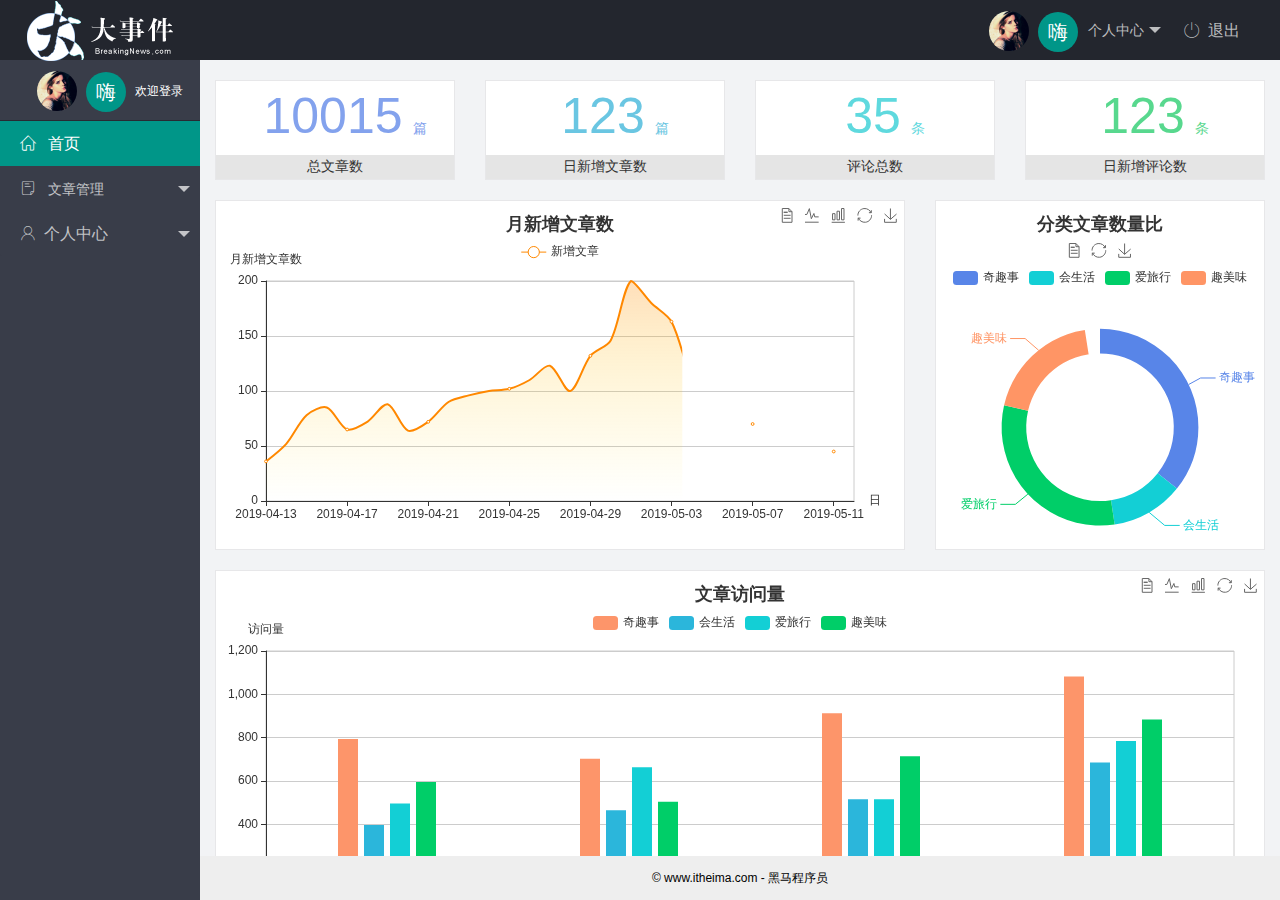
<file: index.html>
<!DOCTYPE html>
<html lang="en">

<head>
  <meta charset="UTF-8">
  <meta name="viewport" content="width=device-width, initial-scale=1.0">
  <meta http-equiv="X-UA-Compatible" content="ie=edge">
  <title>后台主页</title>
  <link rel="stylesheet" href="./assets/lib/layui/css/layui.css">
  <link rel="stylesheet" href="./assets/css/index.css">
  <link rel="stylesheet" href="./assets/fonts/iconfont.css">
</head>

<body class="layui-layout-body">
    <div class="layui-layout layui-layout-admin">
      <div class="layui-header">
        <div class="layui-logo">
          <img src="./assets/images/logo.png" alt="">
        </div>
        <!-- 头部区域（可配合layui已有的水平导航） -->
        <ul class="layui-nav layui-layout-right">
          <li class="layui-nav-item">
            <a href="javascript:;" class="userinfo">
              <img src="./assets/images/sample.jpg" class="layui-nav-img">
              <span class="text-avatar">嗨</span>
              个人中心
            </a>
            <dl class="layui-nav-child">
              <dd><a href="/user/userinfo.html" target="fm"></i>基本资料</a></dd>
              <dd><a href="/user/user_avatar.html" target="fm">更换头像</a></dd>
              <dd><a href="/user/user_pwd.html" target="fm">重置密码</a></dd>
            </dl>
          </li>
          <li class="layui-nav-item"><a href="javascript:;" class="iconfont icon-tuichu
            " id="btn_ogout">&nbsp;&nbsp;退出</a></li>
        </ul>
      </div>
      
      <div class="layui-side layui-bg-black">
        <div class="layui-side-scroll">
          <!-- 欢迎管理者登录 -->
          <div class="userinfo">
            <img src="./assets/images/sample.jpg" alt="" class="layui-nav-img">
            <span class="text-avatar">嗨</span>
            <span id="welcome">欢迎登录</span>
          </div>
          <!-- 左侧导航区域（可配合layui已有的垂直导航） -->
          <ul class="layui-nav layui-nav-tree" lay-shrink="all"  lay-filter="test">
           
              <li class="layui-nav-item layui-this "  >
                  <!--  target="fm" 指定在哪打开 a属性的target值=iframe的name值 -->
                  <a href="/home/dashboard.html" target="fm" class="iconfont icon-home">&nbsp;&nbsp; 首页</a>
                  <li class="layui-nav-item">
              <a class="" href="javascript:;"> <span class="iconfont icon-16"></span>
                &nbsp; 文章管理</a>
              <dl class="layui-nav-child">
                <dd><a href="/assets/article/art_cate.html" target="fm" >
                    <i class="layui-icon layui-icon-app"></i>  
                  文章类别</a></dd>
                <dd><a href="/assets/article/art_list.html" target="fm"><i class="layui-icon layui-icon-app"></i>  文章列表</a></dd>
                <dd><a href="/assets/article/art_pub.html" target="fm"><i class="layui-icon layui-icon-app"></i>  发布文章</a></dd>
        
              </dl>
            </li>
            <li class="layui-nav-item">
              <a href="javascript:;" class="iconfont icon-user">
                  &nbsp;个人中心</a>
              <dl class="layui-nav-child">
                <dd><a href="/user/userinfo.html" target="fm"> <i class="layui-icon layui-icon-app"></i>  基本资料</a></dd>
                <dd><a href="/user/user_avatar.html" target="fm"> <i class="layui-icon layui-icon-app"></i>  更换头像</a></dd>
                <dd><a href="/user/user_pwd.html" target="fm"> <i class="layui-icon layui-icon-app"></i>  重置密码</a></dd>
              </dl>
            </li>
          </ul>
        </div>
      </div> 
      <div class="layui-body">
          <!-- 内容主体区域 -->
          <iframe name="fm" src="/home/dashboard.html" frameborder="0"></iframe>
        </div>
  
        <div class="layui-footer">
          <!-- 底部固定区域 -->
          © www.itheima.com - 黑马程序员
        </div>
      </div>
      
      
    </div>
    <!-- 引入layui -->
   <script src="./assets/lib/layui/layui.all.js"></script>
   <!-- 引入jq文件 -->
   <script src="./assets/lib/jquery.js"></script>
   <!-- 引入自己封装的js文件 -->
   <script src="./assets/js/baseAPI.js"></script>
   <!-- 引入自己的js文件 -->
   <script src="./assets/js/index.js"></script>
    </body>

</html>
</file>
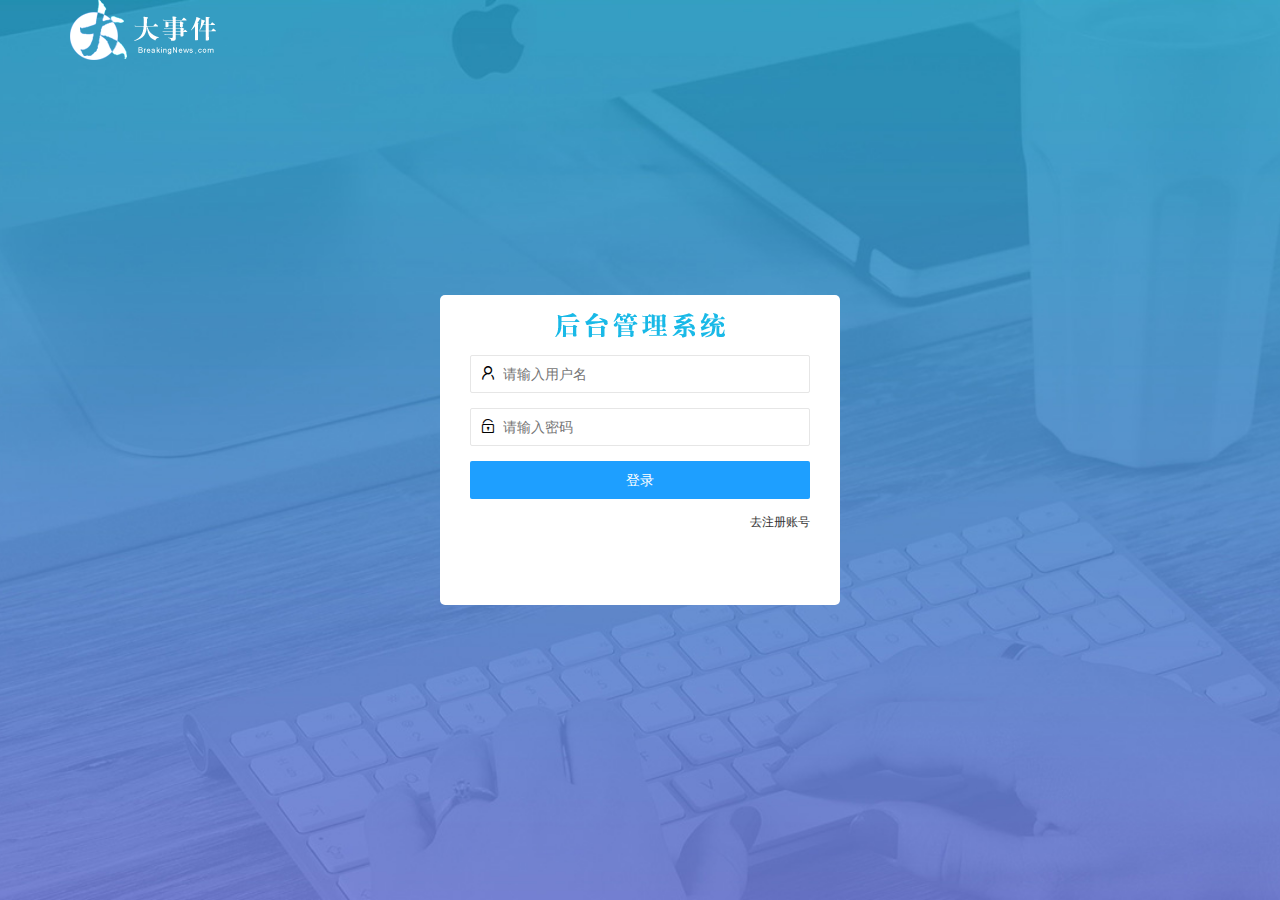
<file: login.html>
<!DOCTYPE html>
<html lang="en">

<head>
  <meta charset="UTF-8">
  <meta name="viewport" content="width=device-width, initial-scale=1.0">
  <meta http-equiv="X-UA-Compatible" content="ie=edge">
  <title>登录注册</title>
  <!-- 导入layui -->
  <link rel="stylesheet" href="./assets/lib/layui/css/layui.css">
  <!-- 导入自己的样式 -->
  <link rel="stylesheet" href="./assets/css/login.css">
</head>

<body>
  <!-- 头部logo区域 -->
  <div class="layui-main">
    <img src="/assets/images/logo.png" alt="" />
  </div>
  <!-- 登陆注册区 -->
  <div class="loginAndRegBox">
    <div class="title-box"></div>
    <!-- 登录div -->
    <div class="login-box">
      <!-- 登录表单 -->
      <form class="layui-form" action="" id="form_login">
        <!-- 用户名 -->
        <div class="layui-form-item">
          <i class="layui-icon layui-icon-username"></i>
          <!-- lay-verify="required"必填项 -->
          <input type="text" name="username" required lay-verify="required" placeholder="请输入用户名" autocomplete="off" class="layui-input">
        </div>
        <!-- 密码 -->
        <div class="layui-form-item">
            <i class="layui-icon layui-icon-password"></i> 
          <input type="password" name="password" required lay-verify="required|pwd" placeholder="请输入密码
          " autocomplete="off" class="layui-input">
        </div>
        <!-- 提交按钮 -->
        <div class="layui-form-item">
          <!-- 注意：表单提交按钮和普通按钮的区别，就是 lay-submit 属性 -->
          <button class="layui-btn layui-btn-fluid layui-btn-normal" lay-submit >登录</button>

        </div>
        <!-- 去注册 -->

        <div class="layui-form-item links">
            <a href="javascript:;" id="link_reg">去注册账号</a>
          </div>
      </form>

    </div>
    <!-- 注册div，页面显示去登录表示在注册页面 -->
    <div class="reg-box" >
      <!-- 注册表单 -->
      <form class="layui-form" id="form_reg">
          <!-- 用户名 -->
          <div class="layui-form-item">
              <i class="layui-icon layui-icon-username"></i>
            <input type="text" name="username"" required lay-verify="required" placeholder="请输入用户名" autocomplete="off"
            class="layui-input">
        </div>
        <!-- 密码 -->
        <div class="layui-form-item">
          <i class="layui-icon layui-icon-password"></i>
          <input type="password" name="password" required lay-verify="required|pwd" placeholder="请输入密码" autocomplete="off
            " class="layui-input">
        </div>
        <!-- 确认密码 -->
        <div class="layui-form-item">
          <i class="layui-icon layui-icon-password"></i>
          <input type="password" name="password" required lay-verify="required|pwd|repwd" placeholder="再次确认密码" autocomplete="off
              " class="layui-input">
        </div>
        <!-- 提交按钮 -->
        <div class="layui-form-item">
          <!-- 注意：表单提交按钮和普通按钮的区别，就是 lay-submit 属性 -->
          <button class="layui-btn layui-btn-fluid layui-btn layui-btn-normal" lay-submit>注册</button>

        </div>

        <div class="layui-form-item links">
          <a href="javascript:;" id="link_login">去登录</a>
        </div>
      </form>
    </div>

  </div>
  <!-- 导入layui的js文件 -->
  <script src="./assets/lib/layui/layui.all.js"> </script>
  <!-- 导入jq -->
  <script src="./assets/lib/jquery.js"></script>
  <!-- 导入自己封装的ajaxPrefilter.js文件 -->
  <script src="./assets/js/baseAPI.js"></script>
  <!-- 导入自己的js -->
  <script src="./assets/js/login.js"></script>

</body>

</html>
</file>
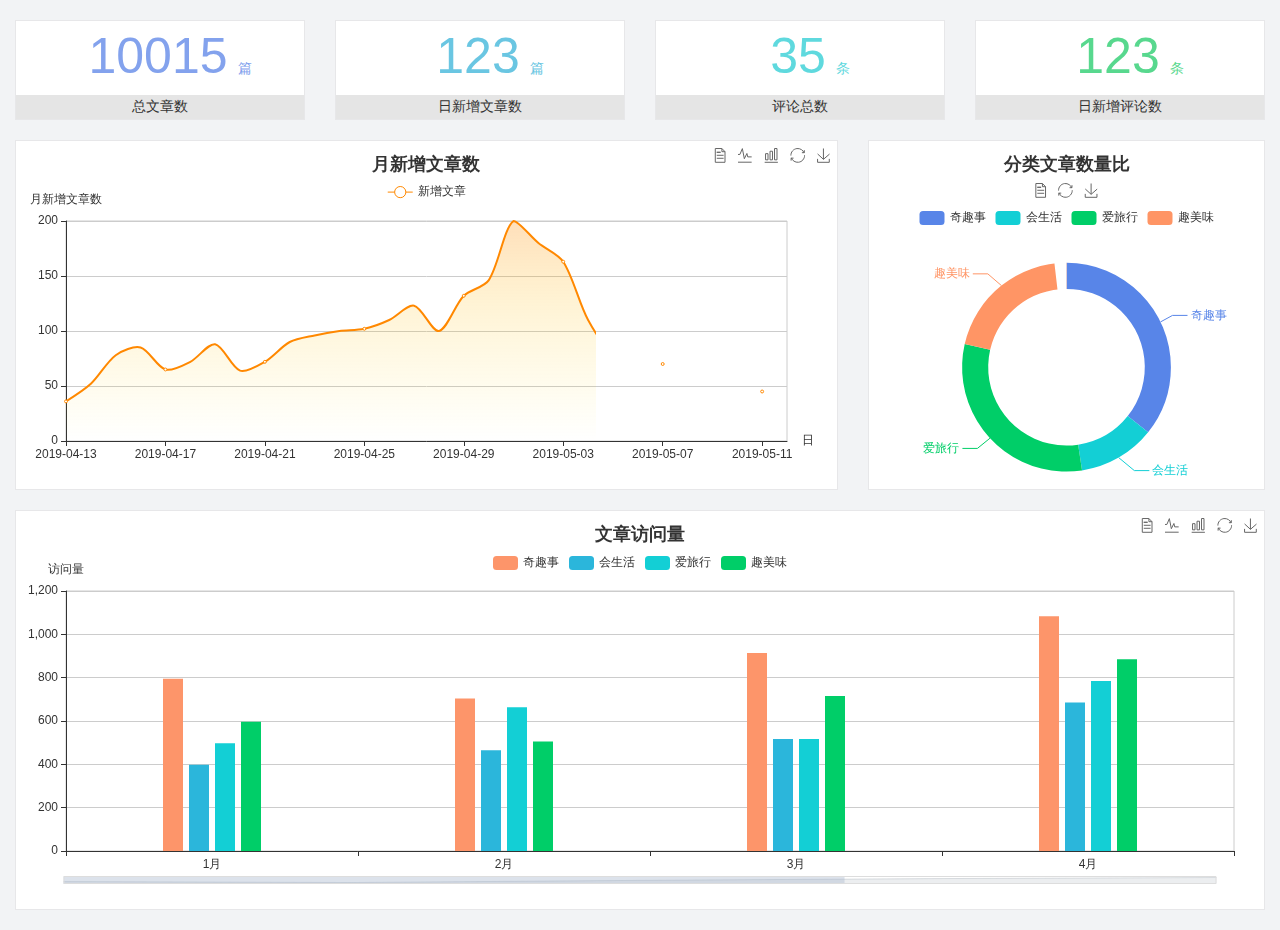
<file: home/dashboard.html>
<!DOCTYPE html>
<html lang="en">

<head>
  <meta charset="UTF-8">
  <meta name="viewport" content="width=device-width, initial-scale=1.0">
  <meta http-equiv="X-UA-Compatible" content="ie=edge">
  <title>图表统计</title>
  <link rel="stylesheet" href="../../assets/lib/bootstrap.css" />
  <link rel="stylesheet" href="../../assets/lib/main.css" />
  <script src="../../assets/lib/jquery.js"></script>
  <script type="text/javascript" src="../../assets/lib/echarts.min.js"></script>
</head>

<body>
  <div class="container-fluid">
    <div class="row spannel_list">
      <div class="col-sm-3 col-xs-6">
        <div class="spannel">
          <em>10015</em><span>篇</span>
          <b>总文章数</b>
        </div>
      </div>
      <div class="col-sm-3 col-xs-6">
        <div class="spannel scolor01">
          <em>123</em><span>篇</span>
          <b>日新增文章数</b>
        </div>
      </div>
      <div class="col-sm-3 col-xs-6">
        <div class="spannel scolor02">
          <em>35</em><span>条</span>
          <b>评论总数</b>
        </div>
      </div>
      <div class="col-sm-3 col-xs-6">
        <div class="spannel scolor03">
          <em>123</em><span>条</span>
          <b>日新增评论数</b>
        </div>
      </div>
    </div>
  </div>

  <div class="container-fluid">
    <div class="row curve-pie">
      <div class="col-lg-8 col-md-8">
        <div class="gragh_pannel" id="curve_show"></div>
      </div>
      <div class="col-lg-4 col-md-4">
        <div class="gragh_pannel" id="pie_show"></div>
      </div>
    </div>
  </div>

  <div class="container-fluid">
    <div class="column_pannel" id="column_show"></div>
  </div>

  <script>
    var oChart = echarts.init(document.getElementById('curve_show'));
    var aList_all = [
      { 'count': 36, 'date': '2019-04-13' },
      { 'count': 52, 'date': '2019-04-14' },
      { 'count': 78, 'date': '2019-04-15' },
      { 'count': 85, 'date': '2019-04-16' },
      { 'count': 65, 'date': '2019-04-17' },
      { 'count': 72, 'date': '2019-04-18' },
      { 'count': 88, 'date': '2019-04-19' },
      { 'count': 64, 'date': '2019-04-20' },
      { 'count': 72, 'date': '2019-04-21' },
      { 'count': 90, 'date': '2019-04-22' },
      { 'count': 96, 'date': '2019-04-23' },
      { 'count': 100, 'date': '2019-04-24' },
      { 'count': 102, 'date': '2019-04-25' },
      { 'count': 110, 'date': '2019-04-26' },
      { 'count': 123, 'date': '2019-04-27' },
      { 'count': 100, 'date': '2019-04-28' },
      { 'count': 132, 'date': '2019-04-29' },
      { 'count': 146, 'date': '2019-04-30' },
      { 'count': 200, 'date': '2019-05-01' },
      { 'count': 180, 'date': '2019-05-02' },
      { 'count': 163, 'date': '2019-05-03' },
      { 'count': 110, 'date': '2019-05-04' },
      { 'count': 80, 'date': '2019-05-05' },
      { 'count': 82, 'date': '2019-05-06' },
      { 'count': 70, 'date': '2019-05-07' },
      { 'count': 65, 'date': '2019-05-08' },
      { 'count': 54, 'date': '2019-05-09' },
      { 'count': 40, 'date': '2019-05-10' },
      { 'count': 45, 'date': '2019-05-11' },
      { 'count': 38, 'date': '2019-05-12' },
    ];

    let aCount = [];
    let aDate = [];

    for (var i = 0; i < aList_all.length; i++) {
      aCount.push(aList_all[i].count);
      aDate.push(aList_all[i].date);
    }

    var chartopt = {
      title: {
        text: '月新增文章数',
        left: 'center',
        top: '10'
      },
      tooltip: {
        trigger: 'axis'
      },
      legend: {
        data: ['新增文章'],
        top: '40'
      },
      toolbox: {
        show: true,
        feature: {
          mark: { show: true },
          dataView: { show: true, readOnly: false },
          magicType: { show: true, type: ['line', 'bar'] },
          restore: { show: true },
          saveAsImage: { show: true }
        }
      },
      calculable: true,
      xAxis: [
        {
          name: '日',
          type: 'category',
          boundaryGap: false,
          data: aDate
        }
      ],
      yAxis: [
        {
          name: '月新增文章数',
          type: 'value'
        }
      ],
      series: [
        {
          name: '新增文章',
          type: 'line',
          smooth: true,
          itemStyle: { normal: { areaStyle: { type: 'default' }, color: '#f80' }, lineStyle: { color: '#f80' } },
          data: aCount
        }],
      areaStyle: {
        normal: {
          color: new echarts.graphic.LinearGradient(0, 0, 0, 1, [{
            offset: 0,
            color: 'rgba(255,136,0,0.39)'
          }, {
            offset: .34,
            color: 'rgba(255,180,0,0.25)'
          }, {
            offset: 1,
            color: 'rgba(255,222,0,0.00)'
          }])

        }
      },
      grid: {
        show: true,
        x: 50,
        x2: 50,
        y: 80,
        height: 220
      }
    };

    oChart.setOption(chartopt);


    var oPie = echarts.init(document.getElementById('pie_show'));
    var oPieopt =
    {
      title: {
        top: 10,
        text: '分类文章数量比',
        x: 'center'
      },
      tooltip: {
        trigger: 'item',
        formatter: "{a} <br/>{b} : {c} ({d}%)"
      },
      color: ['#5885e8', '#13cfd5', '#00ce68', '#ff9565'],
      legend: {
        x: 'center',
        top: 65,
        data: ['奇趣事', '会生活', '爱旅行', '趣美味']
      },
      toolbox: {
        show: true,
        x: 'center',
        top: 35,
        feature: {
          mark: { show: true },
          dataView: { show: true, readOnly: false },
          magicType: {
            show: true,
            type: ['pie', 'funnel'],
            option: {
              funnel: {
                x: '25%',
                width: '50%',
                funnelAlign: 'left',
                max: 1548
              }
            }
          },
          restore: { show: true },
          saveAsImage: { show: true }
        }
      },
      calculable: true,
      series: [
        {
          name: '访问来源',
          type: 'pie',
          radius: ['45%', '60%'],
          center: ['50%', '65%'],
          data: [
            { value: 300, name: '奇趣事' },
            { value: 100, name: '会生活' },
            { value: 260, name: '爱旅行' },
            { value: 180, name: '趣美味' }
          ]
        }
      ]
    };
    oPie.setOption(oPieopt);



    var oColumn = this.echarts.init(document.getElementById('column_show'));
    var oColumnopt =
    {
      title: {
        text: '文章访问量',
        left: 'center',
        top: '10'
      },
      tooltip: {
        trigger: 'axis'
      },
      legend: {
        data: ['奇趣事', '会生活', '爱旅行', '趣美味'],
        top: '40'
      },
      toolbox: {
        show: true,
        feature: {
          mark: { show: true },
          dataView: { show: true, readOnly: false },
          magicType: { show: true, type: ['line', 'bar'] },
          restore: { show: true },
          saveAsImage: { show: true }
        }
      },
      calculable: true,
      xAxis: [
        {
          type: 'category',
          data: ['1月', '2月', '3月', '4月', '5月']
        }
      ],
      yAxis: [
        {
          name: '访问量',
          type: 'value'
        }
      ],
      series: [
        {
          name: '奇趣事',
          type: 'bar',
          barWidth: 20,
          itemStyle: {
            normal: { areaStyle: { type: 'default' }, color: '#fd956a' }
          },
          data: [800, 708, 920, 1090, 1200]
        },
        {
          name: '会生活',
          type: 'bar',
          barWidth: 20,
          itemStyle: {
            normal: { areaStyle: { type: 'default' }, color: '#2bb6db' }
          },
          data: [400, 468, 520, 690, 800]
        },
        {
          name: '爱旅行',
          type: 'bar',
          barWidth: 20,
          itemStyle: {
            normal: { areaStyle: { type: 'default' }, color: '#13cfd5' }
          },
          data: [500, 668, 520, 790, 900]
        },
        {
          name: '趣美味',
          type: 'bar',
          barWidth: 20,
          itemStyle: {
            normal: { areaStyle: { type: 'default' }, color: '#00ce68' }
          },
          data: [600, 508, 720, 890, 1000]
        }
      ],
      grid: {
        show: true,
        x: 50,
        x2: 30,
        y: 80,
        height: 260
      },
      dataZoom: [//给x轴设置滚动条
        {
          start: 0,//默认为0
          end: 100 - 1000 / 31,//默认为100
          type: 'slider',
          show: true,
          xAxisIndex: [0],
          handleSize: 0,//滑动条的 左右2个滑动条的大小
          height: 8,//组件高度
          left: 45, //左边的距离
          right: 50,//右边的距离
          bottom: 26,//右边的距离
          handleColor: '#ddd',//h滑动图标的颜色
          handleStyle: {
            borderColor: "#cacaca",
            borderWidth: "1",
            shadowBlur: 2,
            background: "#ddd",
            shadowColor: "#ddd",
          }
        }]
    };
    oColumn.setOption(oColumnopt);
  </script>
</body>

</html>
</file>
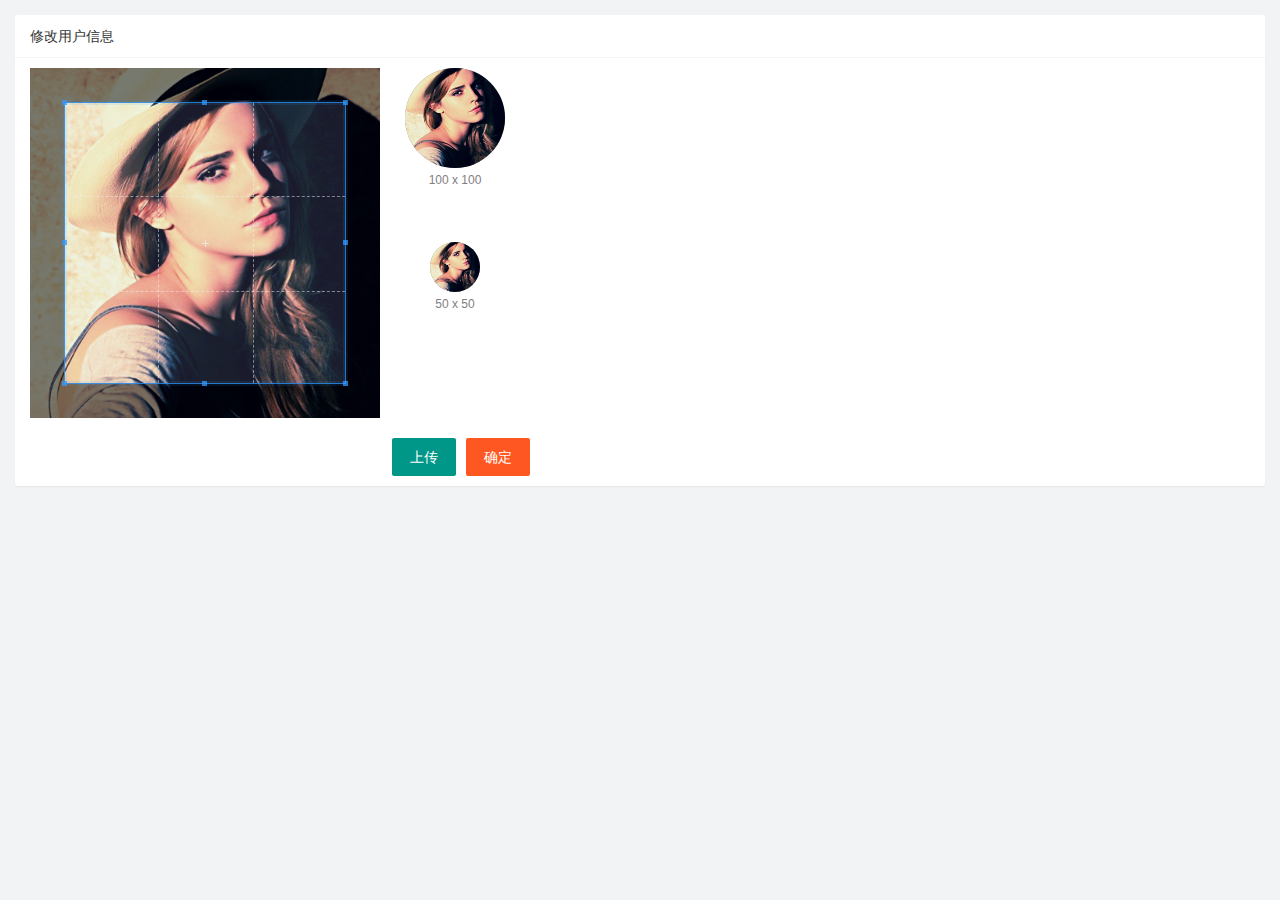
<file: user/user_avatar.html>
<!DOCTYPE html>
<html lang="en">
<head>
  <meta charset="UTF-8">
  <meta name="viewport" content="width=device-width, initial-scale=1.0">
  <meta http-equiv="X-UA-Compatible" content="ie=edge">
  <title>Document</title>
  <link rel="stylesheet" href="/assets/lib/layui/css/layui.css">
  <link rel="stylesheet" href="/assets/lib/cropper/cropper.css" />
  <link rel="stylesheet" href="/assets/css/user/user_avatar.css">
</head>
<body>
   <!-- 卡片区域 -->
   <div class="layui-card">
      <div class="layui-card-header">修改用户信息</div>
      <div class="layui-card-body">
          <!-- 第一行的图片裁剪和预览区域 -->
  <div class="row1">
      <!-- 图片裁剪区域 -->
      <div class="cropper-box">
        <!-- 这个 img 标签很重要，将来会把它初始化为裁剪区域 -->
        <img id="image" src="/assets/images/sample.jpg" />
      </div>
      <!-- 图片的预览区域 -->
      <div class="preview-box">
        <div>
          <!-- 宽高为 100px 的预览区域 -->
          <div class="img-preview w100"></div>
          <p class="size">100 x 100</p>
        </div>
        <div>
          <!-- 宽高为 50px 的预览区域 -->
          <div class="img-preview w50"></div>
          <p class="size">50 x 50</p>
        </div>
      </div>
    </div>
  
    <!-- 第二行的按钮区域 -->
    <div class="row2">
      <!-- 隐藏上传框，通过点击上传按钮来模拟点击事件,通过accept属性选择上传文件类型 -->
      <input type="file" id="file" accept="image/png,image/jpeg">
      <button type="button" class="layui-btn" id="btnChooseImage">上传</button>
      <button type="button" class="layui-btn layui-btn-danger" id="btnUpload">确定</button>
    </div>
        
      </div>
    </div>
    <script src="/assets/lib/layui/layui.all.js"></script>
 <script src="/assets/lib/jquery.js"></script>
<script src="/assets/lib/cropper/Cropper.js"></script>
<script src="/assets/lib/cropper/jquery-cropper.js"></script>
<script src="/assets/js/baseAPI.js"></script>
<script src="/assets/js/user/user_avatar.js"></script>
</body>
</html>
</file>
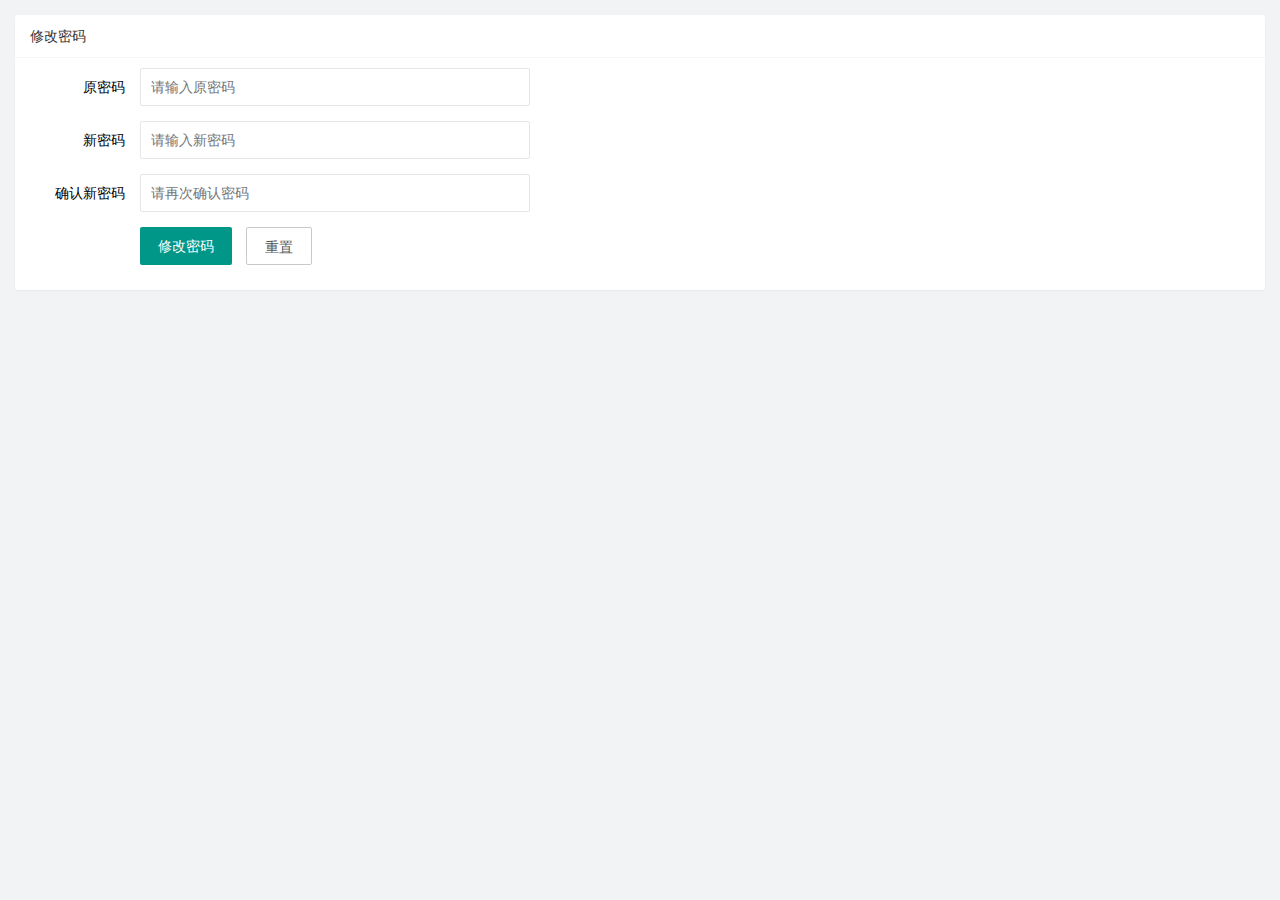
<file: user/user_pwd.html>
<!DOCTYPE html>
<html lang="en">
<head>
  <meta charset="UTF-8">
  <meta name="viewport" content="width=device-width, initial-scale=1.0">
  <meta http-equiv="X-UA-Compatible" content="ie=edge">
  <title>Document</title>
  <link rel="stylesheet" href="/assets/lib/layui/css/layui.css">
  <link rel="stylesheet" href="/assets/css/user/user.pwd.css">
</head>
<body>
  <!-- 卡片区域 -->
  <div class="layui-card">
      <div class="layui-card-header">修改密码</div>
      <div class="layui-card-body">
  
          <form class="layui-form">
              <div class="layui-form-item">
                <label class="layui-form-label">原密码</label>
                <div class="layui-input-block">
                  <input type="password" name="oldPwd" required  lay-verify="required|pwd" placeholder="请输入原密码" autocomplete="off" class="layui-input">
                </div>
              </div>
              <div class="layui-form-item">
                  <label class="layui-form-label">新密码</label>
                  <div class="layui-input-block">
                      <input type="password" name="newPwd" required lay-verify="required|samePwd" placeholder="请输入新密码" autocomplete="off" class="layui-input">  
                  </div>
                </div>
                <div class="layui-form-item">
                    <label class="layui-form-label">确认新密码</label>
                    <div class="layui-input-block">
                      <input type="password" name="rePwd" required  lay-verify="required|rePwd" placeholder="请再次确认密码" autocomplete="off" class="layui-input">
                    </div>
                  </div>
              <div class="layui-form-item">
                  <div class="layui-input-block">
                    <button class="layui-btn" lay-submit lay-filter="formDemo">修改密码</button>
                    <button type="reset" class="layui-btn layui-btn-primary" id="btnReset">重置</button>
                  </div>
                </div>
              </form>
      </div>
    </div>
    <script src="/assets/lib/layui/layui.all.js"></script>
    <script src="/assets/lib/jquery.js"></script>
    <script src="/assets/js/baseAPI.js"></script>
    <script src="/assets/js/user/user_pwd.js"></script>
</body>
</html>
</file>
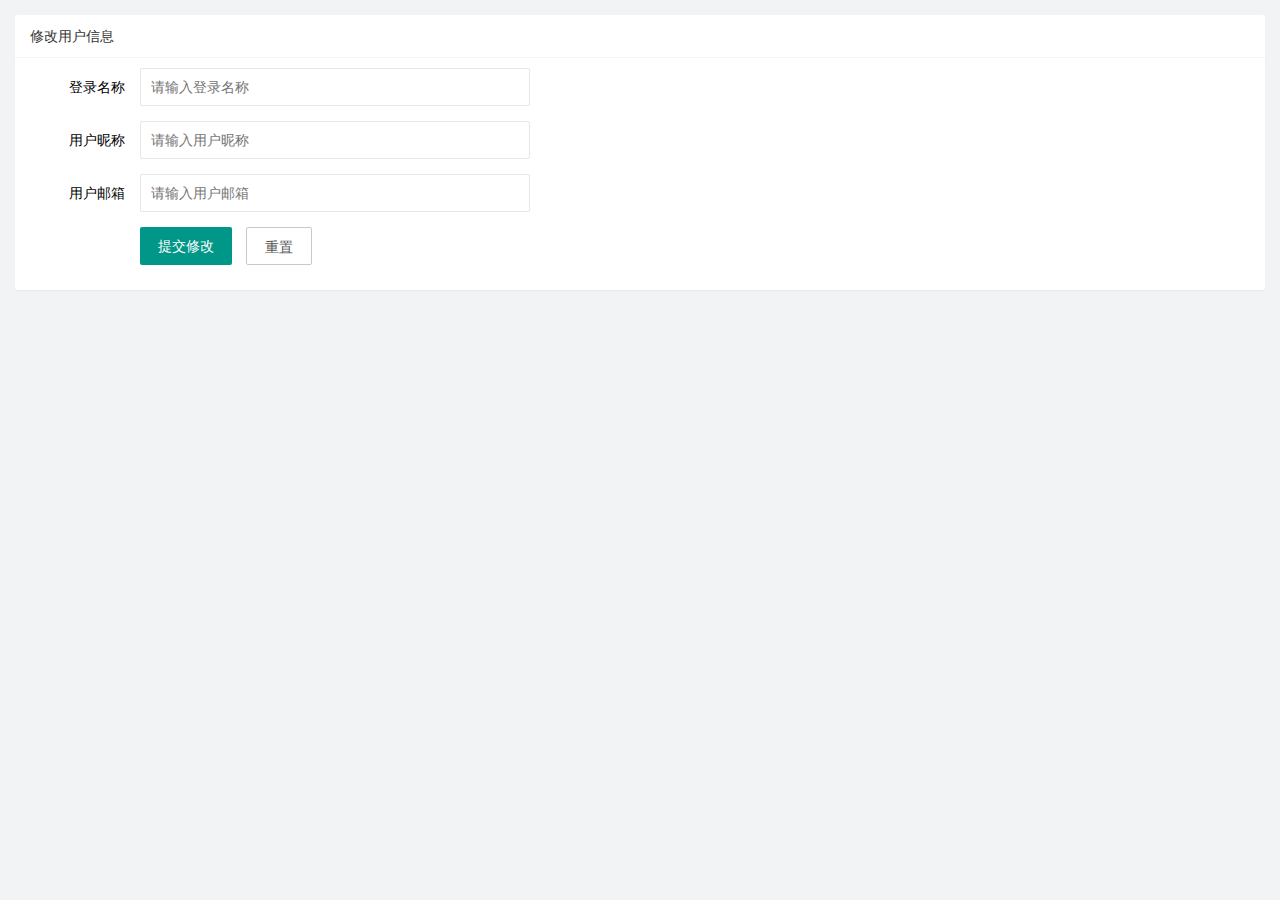
<file: user/userinfo.html>
<!DOCTYPE html>
<html lang="en">
<head>
  <meta charset="UTF-8">
  <meta name="viewport" content="width=device-width, initial-scale=1.0">
  <meta http-equiv="X-UA-Compatible" content="ie=edge">
  <title>Document</title>
  <!-- 导入layui样式 -->
  <link rel="stylesheet" href="/assets/lib/layui/css/layui.css">
   <!-- 导入自己的样式 -->
   <link rel="stylesheet" href="/assets/css/user/userinfo.css" />
</head>
<body>
  <!-- 卡片区域 -->
  <div class="layui-card">
    <div class="layui-card-header">修改用户信息</div>
    <div class="layui-card-body">

        <form class="layui-form" lay-filter="formUserInfo">
          <!-- 隐藏域 -->
          <input type="hidden" name="id" value="">
            <div class="layui-form-item">
              <label class="layui-form-label">登录名称</label>
              <div class="layui-input-block">
                <input type="text" name="username" required  lay-verify="required" placeholder="请输入登录名称" autocomplete="off" class="layui-input" readonly>
              </div>
            </div>
            <div class="layui-form-item">
                <label class="layui-form-label">用户昵称</label>
                <div class="layui-input-block">
                    <input type="text" name="nickname" required lay-verify="required|nickname" placeholder="请输入用户昵称" autocomplete="off" class="layui-input">  
                </div>
              </div>
              <div class="layui-form-item">
                  <label class="layui-form-label">用户邮箱</label>
                  <div class="layui-input-block">
                    <input type="text" name="email" required  lay-verify="required|email" placeholder="请输入用户邮箱" autocomplete="off" class="layui-input">
                  </div>
                </div>
            <div class="layui-form-item">
                <div class="layui-input-block">
                  <button class="layui-btn" lay-submit lay-filter="formDemo">提交修改</button>
                  <button type="reset" class="layui-btn layui-btn-primary" id="btnReset">重置</button>
                </div>
              </div>
            </form>
    </div>
  </div>
  <!-- 导入layui.js -->
  <script src="/assets/lib/layui/layui.all.js"></script>
  <script src="/assets/lib/jquery.js"></script>
  <script src="/assets/js/baseAPI.js"></script>
  <script src="/assets/js/user/userinfo.js"></script>

</body>
</html>
</file>
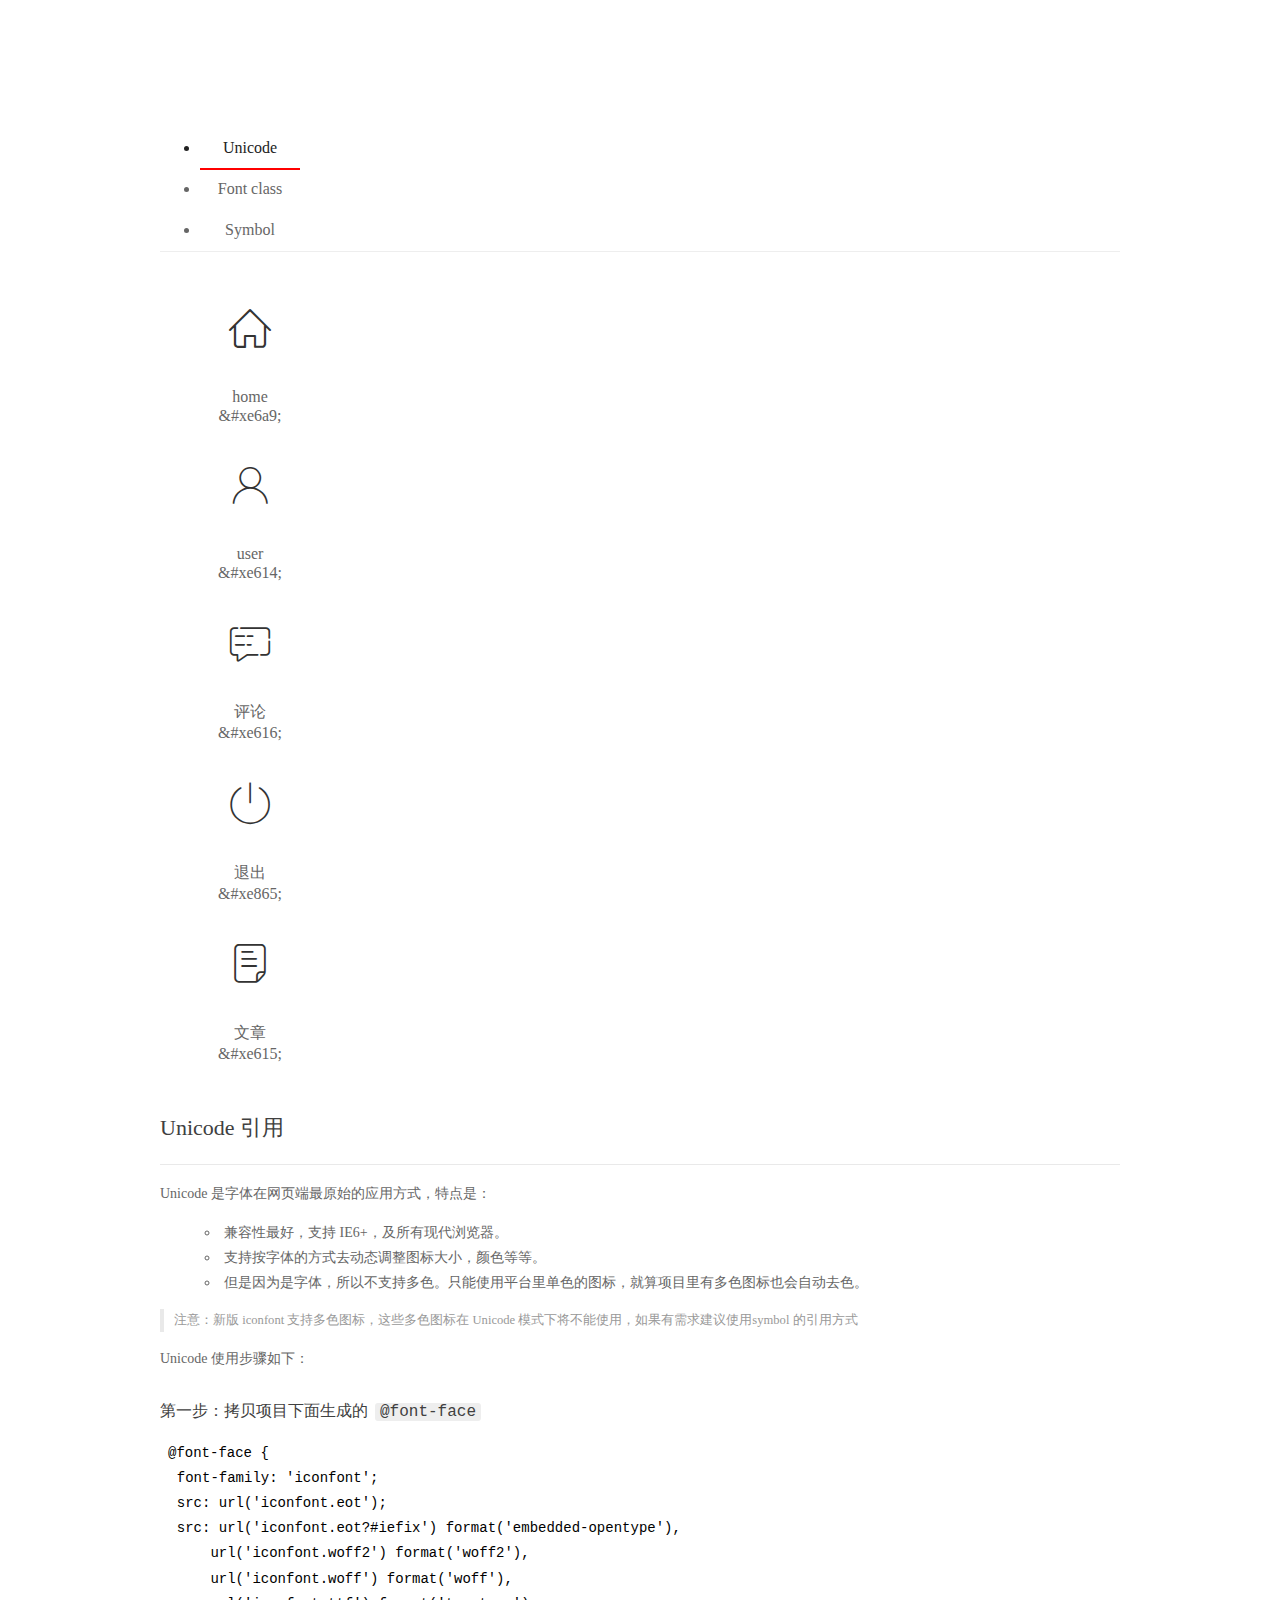
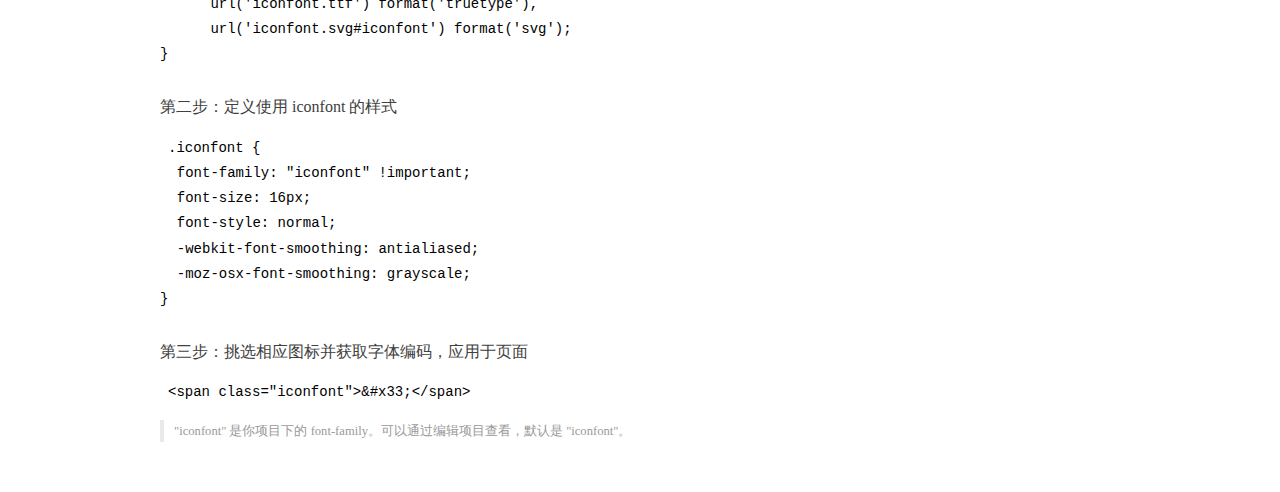
<file: assets/fonts/demo_index.html>
<!DOCTYPE html>
<html>
<head>
  <meta charset="utf-8"/>
  <title>IconFont Demo</title>
  <link rel="shortcut icon" href="https://gtms04.alicdn.com/tps/i4/TB1_oz6GVXXXXaFXpXXJDFnIXXX-64-64.ico" type="image/x-icon"/>
  <link rel="stylesheet" href="https://g.alicdn.com/thx/cube/1.3.2/cube.min.css">
  <link rel="stylesheet" href="demo.css">
  <link rel="stylesheet" href="iconfont.css">
  <script src="iconfont.js"></script>
  <!-- jQuery -->
  <script src="https://a1.alicdn.com/oss/uploads/2018/12/26/7bfddb60-08e8-11e9-9b04-53e73bb6408b.js"></script>
  <!-- 代码高亮 -->
  <script src="https://a1.alicdn.com/oss/uploads/2018/12/26/a3f714d0-08e6-11e9-8a15-ebf944d7534c.js"></script>
</head>
<body>
  <div class="main">
    <h1 class="logo"><a href="https://www.iconfont.cn/" title="iconfont 首页" target="_blank">&#xe86b;</a></h1>
    <div class="nav-tabs">
      <ul id="tabs" class="dib-box">
        <li class="dib active"><span>Unicode</span></li>
        <li class="dib"><span>Font class</span></li>
        <li class="dib"><span>Symbol</span></li>
      </ul>
      
    </div>
    <div class="tab-container">
      <div class="content unicode" style="display: block;">
          <ul class="icon_lists dib-box">
          
            <li class="dib">
              <span class="icon iconfont">&#xe6a9;</span>
                <div class="name">home</div>
                <div class="code-name">&amp;#xe6a9;</div>
              </li>
          
            <li class="dib">
              <span class="icon iconfont">&#xe614;</span>
                <div class="name">user</div>
                <div class="code-name">&amp;#xe614;</div>
              </li>
          
            <li class="dib">
              <span class="icon iconfont">&#xe616;</span>
                <div class="name">评论</div>
                <div class="code-name">&amp;#xe616;</div>
              </li>
          
            <li class="dib">
              <span class="icon iconfont">&#xe865;</span>
                <div class="name">退出</div>
                <div class="code-name">&amp;#xe865;</div>
              </li>
          
            <li class="dib">
              <span class="icon iconfont">&#xe615;</span>
                <div class="name">文章</div>
                <div class="code-name">&amp;#xe615;</div>
              </li>
          
          </ul>
          <div class="article markdown">
          <h2 id="unicode-">Unicode 引用</h2>
          <hr>

          <p>Unicode 是字体在网页端最原始的应用方式，特点是：</p>
          <ul>
            <li>兼容性最好，支持 IE6+，及所有现代浏览器。</li>
            <li>支持按字体的方式去动态调整图标大小，颜色等等。</li>
            <li>但是因为是字体，所以不支持多色。只能使用平台里单色的图标，就算项目里有多色图标也会自动去色。</li>
          </ul>
          <blockquote>
            <p>注意：新版 iconfont 支持多色图标，这些多色图标在 Unicode 模式下将不能使用，如果有需求建议使用symbol 的引用方式</p>
          </blockquote>
          <p>Unicode 使用步骤如下：</p>
          <h3 id="-font-face">第一步：拷贝项目下面生成的 <code>@font-face</code></h3>
<pre><code class="language-css"
>@font-face {
  font-family: 'iconfont';
  src: url('iconfont.eot');
  src: url('iconfont.eot?#iefix') format('embedded-opentype'),
      url('iconfont.woff2') format('woff2'),
      url('iconfont.woff') format('woff'),
      url('iconfont.ttf') format('truetype'),
      url('iconfont.svg#iconfont') format('svg');
}
</code></pre>
          <h3 id="-iconfont-">第二步：定义使用 iconfont 的样式</h3>
<pre><code class="language-css"
>.iconfont {
  font-family: "iconfont" !important;
  font-size: 16px;
  font-style: normal;
  -webkit-font-smoothing: antialiased;
  -moz-osx-font-smoothing: grayscale;
}
</code></pre>
          <h3 id="-">第三步：挑选相应图标并获取字体编码，应用于页面</h3>
<pre>
<code class="language-html"
>&lt;span class="iconfont"&gt;&amp;#x33;&lt;/span&gt;
</code></pre>
          <blockquote>
            <p>"iconfont" 是你项目下的 font-family。可以通过编辑项目查看，默认是 "iconfont"。</p>
          </blockquote>
          </div>
      </div>
      <div class="content font-class">
        <ul class="icon_lists dib-box">
          
          <li class="dib">
            <span class="icon iconfont icon-home"></span>
            <div class="name">
              home
            </div>
            <div class="code-name">.icon-home
            </div>
          </li>
          
          <li class="dib">
            <span class="icon iconfont icon-user"></span>
            <div class="name">
              user
            </div>
            <div class="code-name">.icon-user
            </div>
          </li>
          
          <li class="dib">
            <span class="icon iconfont icon-pinglun"></span>
            <div class="name">
              评论
            </div>
            <div class="code-name">.icon-pinglun
            </div>
          </li>
          
          <li class="dib">
            <span class="icon iconfont icon-tuichu"></span>
            <div class="name">
              退出
            </div>
            <div class="code-name">.icon-tuichu
            </div>
          </li>
          
          <li class="dib">
            <span class="icon iconfont icon-16"></span>
            <div class="name">
              文章
            </div>
            <div class="code-name">.icon-16
            </div>
          </li>
          
        </ul>
        <div class="article markdown">
        <h2 id="font-class-">font-class 引用</h2>
        <hr>

        <p>font-class 是 Unicode 使用方式的一种变种，主要是解决 Unicode 书写不直观，语意不明确的问题。</p>
        <p>与 Unicode 使用方式相比，具有如下特点：</p>
        <ul>
          <li>兼容性良好，支持 IE8+，及所有现代浏览器。</li>
          <li>相比于 Unicode 语意明确，书写更直观。可以很容易分辨这个 icon 是什么。</li>
          <li>因为使用 class 来定义图标，所以当要替换图标时，只需要修改 class 里面的 Unicode 引用。</li>
          <li>不过因为本质上还是使用的字体，所以多色图标还是不支持的。</li>
        </ul>
        <p>使用步骤如下：</p>
        <h3 id="-fontclass-">第一步：引入项目下面生成的 fontclass 代码：</h3>
<pre><code class="language-html">&lt;link rel="stylesheet" href="./iconfont.css"&gt;
</code></pre>
        <h3 id="-">第二步：挑选相应图标并获取类名，应用于页面：</h3>
<pre><code class="language-html">&lt;span class="iconfont icon-xxx"&gt;&lt;/span&gt;
</code></pre>
        <blockquote>
          <p>"
            iconfont" 是你项目下的 font-family。可以通过编辑项目查看，默认是 "iconfont"。</p>
        </blockquote>
      </div>
      </div>
      <div class="content symbol">
          <ul class="icon_lists dib-box">
          
            <li class="dib">
                <svg class="icon svg-icon" aria-hidden="true">
                  <use xlink:href="#icon-home"></use>
                </svg>
                <div class="name">home</div>
                <div class="code-name">#icon-home</div>
            </li>
          
            <li class="dib">
                <svg class="icon svg-icon" aria-hidden="true">
                  <use xlink:href="#icon-user"></use>
                </svg>
                <div class="name">user</div>
                <div class="code-name">#icon-user</div>
            </li>
          
            <li class="dib">
                <svg class="icon svg-icon" aria-hidden="true">
                  <use xlink:href="#icon-pinglun"></use>
                </svg>
                <div class="name">评论</div>
                <div class="code-name">#icon-pinglun</div>
            </li>
          
            <li class="dib">
                <svg class="icon svg-icon" aria-hidden="true">
                  <use xlink:href="#icon-tuichu"></use>
                </svg>
                <div class="name">退出</div>
                <div class="code-name">#icon-tuichu</div>
            </li>
          
            <li class="dib">
                <svg class="icon svg-icon" aria-hidden="true">
                  <use xlink:href="#icon-16"></use>
                </svg>
                <div class="name">文章</div>
                <div class="code-name">#icon-16</div>
            </li>
          
          </ul>
          <div class="article markdown">
          <h2 id="symbol-">Symbol 引用</h2>
          <hr>

          <p>这是一种全新的使用方式，应该说这才是未来的主流，也是平台目前推荐的用法。相关介绍可以参考这篇<a href="">文章</a>
            这种用法其实是做了一个 SVG 的集合，与另外两种相比具有如下特点：</p>
          <ul>
            <li>支持多色图标了，不再受单色限制。</li>
            <li>通过一些技巧，支持像字体那样，通过 <code>font-size</code>, <code>color</code> 来调整样式。</li>
            <li>兼容性较差，支持 IE9+，及现代浏览器。</li>
            <li>浏览器渲染 SVG 的性能一般，还不如 png。</li>
          </ul>
          <p>使用步骤如下：</p>
          <h3 id="-symbol-">第一步：引入项目下面生成的 symbol 代码：</h3>
<pre><code class="language-html">&lt;script src="./iconfont.js"&gt;&lt;/script&gt;
</code></pre>
          <h3 id="-css-">第二步：加入通用 CSS 代码（引入一次就行）：</h3>
<pre><code class="language-html">&lt;style&gt;
.icon {
  width: 1em;
  height: 1em;
  vertical-align: -0.15em;
  fill: currentColor;
  overflow: hidden;
}
&lt;/style&gt;
</code></pre>
          <h3 id="-">第三步：挑选相应图标并获取类名，应用于页面：</h3>
<pre><code class="language-html">&lt;svg class="icon" aria-hidden="true"&gt;
  &lt;use xlink:href="#icon-xxx"&gt;&lt;/use&gt;
&lt;/svg&gt;
</code></pre>
          </div>
      </div>

    </div>
  </div>
  <script>
  $(document).ready(function () {
      $('.tab-container .content:first').show()

      $('#tabs li').click(function (e) {
        var tabContent = $('.tab-container .content')
        var index = $(this).index()

        if ($(this).hasClass('active')) {
          return
        } else {
          $('#tabs li').removeClass('active')
          $(this).addClass('active')

          tabContent.hide().eq(index).fadeIn()
        }
      })
    })
  </script>
</body>
</html>
</file>
<file: assets/lib/layui/css/layui.css>
/** layui-v2.5.5 MIT License By https://www.layui.com */
 .layui-inline,img{display:inline-block;vertical-align:middle}h1,h2,h3,h4,h5,h6{font-weight:400}.layui-edge,.layui-header,.layui-inline,.layui-main{position:relative}.layui-body,.layui-edge,.layui-elip{overflow:hidden}.layui-btn,.layui-edge,.layui-inline,img{vertical-align:middle}.layui-btn,.layui-disabled,.layui-icon,.layui-unselect{-moz-user-select:none;-webkit-user-select:none;-ms-user-select:none}.layui-elip,.layui-form-checkbox span,.layui-form-pane .layui-form-label{text-overflow:ellipsis;white-space:nowrap}.layui-breadcrumb,.layui-tree-btnGroup{visibility:hidden}blockquote,body,button,dd,div,dl,dt,form,h1,h2,h3,h4,h5,h6,input,li,ol,p,pre,td,textarea,th,ul{margin:0;padding:0;-webkit-tap-highlight-color:rgba(0,0,0,0)}a:active,a:hover{outline:0}img{border:none}li{list-style:none}table{border-collapse:collapse;border-spacing:0}h4,h5,h6{font-size:100%}button,input,optgroup,option,select,textarea{font-family:inherit;font-size:inherit;font-style:inherit;font-weight:inherit;outline:0}pre{white-space:pre-wrap;white-space:-moz-pre-wrap;white-space:-pre-wrap;white-space:-o-pre-wrap;word-wrap:break-word}body{line-height:24px;font:14px Helvetica Neue,Helvetica,PingFang SC,Tahoma,Arial,sans-serif}hr{height:1px;margin:10px 0;border:0;clear:both}a{color:#333;text-decoration:none}a:hover{color:#777}a cite{font-style:normal;*cursor:pointer}.layui-border-box,.layui-border-box *{box-sizing:border-box}.layui-box,.layui-box *{box-sizing:content-box}.layui-clear{clear:both;*zoom:1}.layui-clear:after{content:'\20';clear:both;*zoom:1;display:block;height:0}.layui-inline{*display:inline;*zoom:1}.layui-edge{display:inline-block;width:0;height:0;border-width:6px;border-style:dashed;border-color:transparent}.layui-edge-top{top:-4px;border-bottom-color:#999;border-bottom-style:solid}.layui-edge-right{border-left-color:#999;border-left-style:solid}.layui-edge-bottom{top:2px;border-top-color:#999;border-top-style:solid}.layui-edge-left{border-right-color:#999;border-right-style:solid}.layui-disabled,.layui-disabled:hover{color:#d2d2d2!important;cursor:not-allowed!important}.layui-circle{border-radius:100%}.layui-show{display:block!important}.layui-hide{display:none!important}@font-face{font-family:layui-icon;src:url(../font/iconfont.eot?v=250);src:url(../font/iconfont.eot?v=250#iefix) format('embedded-opentype'),url(../font/iconfont.woff2?v=250) format('woff2'),url(../font/iconfont.woff?v=250) format('woff'),url(../font/iconfont.ttf?v=250) format('truetype'),url(../font/iconfont.svg?v=250#layui-icon) format('svg')}.layui-icon{font-family:layui-icon!important;font-size:16px;font-style:normal;-webkit-font-smoothing:antialiased;-moz-osx-font-smoothing:grayscale}.layui-icon-reply-fill:before{content:"\e611"}.layui-icon-set-fill:before{content:"\e614"}.layui-icon-menu-fill:before{content:"\e60f"}.layui-icon-search:before{content:"\e615"}.layui-icon-share:before{content:"\e641"}.layui-icon-set-sm:before{content:"\e620"}.layui-icon-engine:before{content:"\e628"}.layui-icon-close:before{content:"\1006"}.layui-icon-close-fill:before{content:"\1007"}.layui-icon-chart-screen:before{content:"\e629"}.layui-icon-star:before{content:"\e600"}.layui-icon-circle-dot:before{content:"\e617"}.layui-icon-chat:before{content:"\e606"}.layui-icon-release:before{content:"\e609"}.layui-icon-list:before{content:"\e60a"}.layui-icon-chart:before{content:"\e62c"}.layui-icon-ok-circle:before{content:"\1005"}.layui-icon-layim-theme:before{content:"\e61b"}.layui-icon-table:before{content:"\e62d"}.layui-icon-right:before{content:"\e602"}.layui-icon-left:before{content:"\e603"}.layui-icon-cart-simple:before{content:"\e698"}.layui-icon-face-cry:before{content:"\e69c"}.layui-icon-face-smile:before{content:"\e6af"}.layui-icon-survey:before{content:"\e6b2"}.layui-icon-tree:before{content:"\e62e"}.layui-icon-upload-circle:before{content:"\e62f"}.layui-icon-add-circle:before{content:"\e61f"}.layui-icon-download-circle:before{content:"\e601"}.layui-icon-templeate-1:before{content:"\e630"}.layui-icon-util:before{content:"\e631"}.layui-icon-face-surprised:before{content:"\e664"}.layui-icon-edit:before{content:"\e642"}.layui-icon-speaker:before{content:"\e645"}.layui-icon-down:before{content:"\e61a"}.layui-icon-file:before{content:"\e621"}.layui-icon-layouts:before{content:"\e632"}.layui-icon-rate-half:before{content:"\e6c9"}.layui-icon-add-circle-fine:before{content:"\e608"}.layui-icon-prev-circle:before{content:"\e633"}.layui-icon-read:before{content:"\e705"}.layui-icon-404:before{content:"\e61c"}.layui-icon-carousel:before{content:"\e634"}.layui-icon-help:before{content:"\e607"}.layui-icon-code-circle:before{content:"\e635"}.layui-icon-water:before{content:"\e636"}.layui-icon-username:before{content:"\e66f"}.layui-icon-find-fill:before{content:"\e670"}.layui-icon-about:before{content:"\e60b"}.layui-icon-location:before{content:"\e715"}.layui-icon-up:before{content:"\e619"}.layui-icon-pause:before{content:"\e651"}.layui-icon-date:before{content:"\e637"}.layui-icon-layim-uploadfile:before{content:"\e61d"}.layui-icon-delete:before{content:"\e640"}.layui-icon-play:before{content:"\e652"}.layui-icon-top:before{content:"\e604"}.layui-icon-friends:before{content:"\e612"}.layui-icon-refresh-3:before{content:"\e9aa"}.layui-icon-ok:before{content:"\e605"}.layui-icon-layer:before{content:"\e638"}.layui-icon-face-smile-fine:before{content:"\e60c"}.layui-icon-dollar:before{content:"\e659"}.layui-icon-group:before{content:"\e613"}.layui-icon-layim-download:before{content:"\e61e"}.layui-icon-picture-fine:before{content:"\e60d"}.layui-icon-link:before{content:"\e64c"}.layui-icon-diamond:before{content:"\e735"}.layui-icon-log:before{content:"\e60e"}.layui-icon-rate-solid:before{content:"\e67a"}.layui-icon-fonts-del:before{content:"\e64f"}.layui-icon-unlink:before{content:"\e64d"}.layui-icon-fonts-clear:before{content:"\e639"}.layui-icon-triangle-r:before{content:"\e623"}.layui-icon-circle:before{content:"\e63f"}.layui-icon-radio:before{content:"\e643"}.layui-icon-align-center:before{content:"\e647"}.layui-icon-align-right:before{content:"\e648"}.layui-icon-align-left:before{content:"\e649"}.layui-icon-loading-1:before{content:"\e63e"}.layui-icon-return:before{content:"\e65c"}.layui-icon-fonts-strong:before{content:"\e62b"}.layui-icon-upload:before{content:"\e67c"}.layui-icon-dialogue:before{content:"\e63a"}.layui-icon-video:before{content:"\e6ed"}.layui-icon-headset:before{content:"\e6fc"}.layui-icon-cellphone-fine:before{content:"\e63b"}.layui-icon-add-1:before{content:"\e654"}.layui-icon-face-smile-b:before{content:"\e650"}.layui-icon-fonts-html:before{content:"\e64b"}.layui-icon-form:before{content:"\e63c"}.layui-icon-cart:before{content:"\e657"}.layui-icon-camera-fill:before{content:"\e65d"}.layui-icon-tabs:before{content:"\e62a"}.layui-icon-fonts-code:before{content:"\e64e"}.layui-icon-fire:before{content:"\e756"}.layui-icon-set:before{content:"\e716"}.layui-icon-fonts-u:before{content:"\e646"}.layui-icon-triangle-d:before{content:"\e625"}.layui-icon-tips:before{content:"\e702"}.layui-icon-picture:before{content:"\e64a"}.layui-icon-more-vertical:before{content:"\e671"}.layui-icon-flag:before{content:"\e66c"}.layui-icon-loading:before{content:"\e63d"}.layui-icon-fonts-i:before{content:"\e644"}.layui-icon-refresh-1:before{content:"\e666"}.layui-icon-rmb:before{content:"\e65e"}.layui-icon-home:before{content:"\e68e"}.layui-icon-user:before{content:"\e770"}.layui-icon-notice:before{content:"\e667"}.layui-icon-login-weibo:before{content:"\e675"}.layui-icon-voice:before{content:"\e688"}.layui-icon-upload-drag:before{content:"\e681"}.layui-icon-login-qq:before{content:"\e676"}.layui-icon-snowflake:before{content:"\e6b1"}.layui-icon-file-b:before{content:"\e655"}.layui-icon-template:before{content:"\e663"}.layui-icon-auz:before{content:"\e672"}.layui-icon-console:before{content:"\e665"}.layui-icon-app:before{content:"\e653"}.layui-icon-prev:before{content:"\e65a"}.layui-icon-website:before{content:"\e7ae"}.layui-icon-next:before{content:"\e65b"}.layui-icon-component:before{content:"\e857"}.layui-icon-more:before{content:"\e65f"}.layui-icon-login-wechat:before{content:"\e677"}.layui-icon-shrink-right:before{content:"\e668"}.layui-icon-spread-left:before{content:"\e66b"}.layui-icon-camera:before{content:"\e660"}.layui-icon-note:before{content:"\e66e"}.layui-icon-refresh:before{content:"\e669"}.layui-icon-female:before{content:"\e661"}.layui-icon-male:before{content:"\e662"}.layui-icon-password:before{content:"\e673"}.layui-icon-senior:before{content:"\e674"}.layui-icon-theme:before{content:"\e66a"}.layui-icon-tread:before{content:"\e6c5"}.layui-icon-praise:before{content:"\e6c6"}.layui-icon-star-fill:before{content:"\e658"}.layui-icon-rate:before{content:"\e67b"}.layui-icon-template-1:before{content:"\e656"}.layui-icon-vercode:before{content:"\e679"}.layui-icon-cellphone:before{content:"\e678"}.layui-icon-screen-full:before{content:"\e622"}.layui-icon-screen-restore:before{content:"\e758"}.layui-icon-cols:before{content:"\e610"}.layui-icon-export:before{content:"\e67d"}.layui-icon-print:before{content:"\e66d"}.layui-icon-slider:before{content:"\e714"}.layui-icon-addition:before{content:"\e624"}.layui-icon-subtraction:before{content:"\e67e"}.layui-icon-service:before{content:"\e626"}.layui-icon-transfer:before{content:"\e691"}.layui-main{width:1140px;margin:0 auto}.layui-header{z-index:1000;height:60px}.layui-header a:hover{transition:all .5s;-webkit-transition:all .5s}.layui-side{position:fixed;left:0;top:0;bottom:0;z-index:999;width:200px;overflow-x:hidden}.layui-side-scroll{position:relative;width:220px;height:100%;overflow-x:hidden}.layui-body{position:absolute;left:200px;right:0;top:0;bottom:0;z-index:998;width:auto;overflow-y:auto;box-sizing:border-box}.layui-layout-body{overflow:hidden}.layui-layout-admin .layui-header{background-color:#23262E}.layui-layout-admin .layui-side{top:60px;width:200px;overflow-x:hidden}.layui-layout-admin .layui-body{position:fixed;top:60px;bottom:44px}.layui-layout-admin .layui-main{width:auto;margin:0 15px}.layui-layout-admin .layui-footer{position:fixed;left:200px;right:0;bottom:0;height:44px;line-height:44px;padding:0 15px;background-color:#eee}.layui-layout-admin .layui-logo{position:absolute;left:0;top:0;width:200px;height:100%;line-height:60px;text-align:center;color:#009688;font-size:16px}.layui-layout-admin .layui-header .layui-nav{background:0 0}.layui-layout-left{position:absolute!important;left:200px;top:0}.layui-layout-right{position:absolute!important;right:0;top:0}.layui-container{position:relative;margin:0 auto;padding:0 15px;box-sizing:border-box}.layui-fluid{position:relative;margin:0 auto;padding:0 15px}.layui-row:after,.layui-row:before{content:'';display:block;clear:both}.layui-col-lg1,.layui-col-lg10,.layui-col-lg11,.layui-col-lg12,.layui-col-lg2,.layui-col-lg3,.layui-col-lg4,.layui-col-lg5,.layui-col-lg6,.layui-col-lg7,.layui-col-lg8,.layui-col-lg9,.layui-col-md1,.layui-col-md10,.layui-col-md11,.layui-col-md12,.layui-col-md2,.layui-col-md3,.layui-col-md4,.layui-col-md5,.layui-col-md6,.layui-col-md7,.layui-col-md8,.layui-col-md9,.layui-col-sm1,.layui-col-sm10,.layui-col-sm11,.layui-col-sm12,.layui-col-sm2,.layui-col-sm3,.layui-col-sm4,.layui-col-sm5,.layui-col-sm6,.layui-col-sm7,.layui-col-sm8,.layui-col-sm9,.layui-col-xs1,.layui-col-xs10,.layui-col-xs11,.layui-col-xs12,.layui-col-xs2,.layui-col-xs3,.layui-col-xs4,.layui-col-xs5,.layui-col-xs6,.layui-col-xs7,.layui-col-xs8,.layui-col-xs9{position:relative;display:block;box-sizing:border-box}.layui-col-xs1,.layui-col-xs10,.layui-col-xs11,.layui-col-xs12,.layui-col-xs2,.layui-col-xs3,.layui-col-xs4,.layui-col-xs5,.layui-col-xs6,.layui-col-xs7,.layui-col-xs8,.layui-col-xs9{float:left}.layui-col-xs1{width:8.33333333%}.layui-col-xs2{width:16.66666667%}.layui-col-xs3{width:25%}.layui-col-xs4{width:33.33333333%}.layui-col-xs5{width:41.66666667%}.layui-col-xs6{width:50%}.layui-col-xs7{width:58.33333333%}.layui-col-xs8{width:66.66666667%}.layui-col-xs9{width:75%}.layui-col-xs10{width:83.33333333%}.layui-col-xs11{width:91.66666667%}.layui-col-xs12{width:100%}.layui-col-xs-offset1{margin-left:8.33333333%}.layui-col-xs-offset2{margin-left:16.66666667%}.layui-col-xs-offset3{margin-left:25%}.layui-col-xs-offset4{margin-left:33.33333333%}.layui-col-xs-offset5{margin-left:41.66666667%}.layui-col-xs-offset6{margin-left:50%}.layui-col-xs-offset7{margin-left:58.33333333%}.layui-col-xs-offset8{margin-left:66.66666667%}.layui-col-xs-offset9{margin-left:75%}.layui-col-xs-offset10{margin-left:83.33333333%}.layui-col-xs-offset11{margin-left:91.66666667%}.layui-col-xs-offset12{margin-left:100%}@media screen and (max-width:768px){.layui-hide-xs{display:none!important}.layui-show-xs-block{display:block!important}.layui-show-xs-inline{display:inline!important}.layui-show-xs-inline-block{display:inline-block!important}}@media screen and (min-width:768px){.layui-container{width:750px}.layui-hide-sm{display:none!important}.layui-show-sm-block{display:block!important}.layui-show-sm-inline{display:inline!important}.layui-show-sm-inline-block{display:inline-block!important}.layui-col-sm1,.layui-col-sm10,.layui-col-sm11,.layui-col-sm12,.layui-col-sm2,.layui-col-sm3,.layui-col-sm4,.layui-col-sm5,.layui-col-sm6,.layui-col-sm7,.layui-col-sm8,.layui-col-sm9{float:left}.layui-col-sm1{width:8.33333333%}.layui-col-sm2{width:16.66666667%}.layui-col-sm3{width:25%}.layui-col-sm4{width:33.33333333%}.layui-col-sm5{width:41.66666667%}.layui-col-sm6{width:50%}.layui-col-sm7{width:58.33333333%}.layui-col-sm8{width:66.66666667%}.layui-col-sm9{width:75%}.layui-col-sm10{width:83.33333333%}.layui-col-sm11{width:91.66666667%}.layui-col-sm12{width:100%}.layui-col-sm-offset1{margin-left:8.33333333%}.layui-col-sm-offset2{margin-left:16.66666667%}.layui-col-sm-offset3{margin-left:25%}.layui-col-sm-offset4{margin-left:33.33333333%}.layui-col-sm-offset5{margin-left:41.66666667%}.layui-col-sm-offset6{margin-left:50%}.layui-col-sm-offset7{margin-left:58.33333333%}.layui-col-sm-offset8{margin-left:66.66666667%}.layui-col-sm-offset9{margin-left:75%}.layui-col-sm-offset10{margin-left:83.33333333%}.layui-col-sm-offset11{margin-left:91.66666667%}.layui-col-sm-offset12{margin-left:100%}}@media screen and (min-width:992px){.layui-container{width:970px}.layui-hide-md{display:none!important}.layui-show-md-block{display:block!important}.layui-show-md-inline{display:inline!important}.layui-show-md-inline-block{display:inline-block!important}.layui-col-md1,.layui-col-md10,.layui-col-md11,.layui-col-md12,.layui-col-md2,.layui-col-md3,.layui-col-md4,.layui-col-md5,.layui-col-md6,.layui-col-md7,.layui-col-md8,.layui-col-md9{float:left}.layui-col-md1{width:8.33333333%}.layui-col-md2{width:16.66666667%}.layui-col-md3{width:25%}.layui-col-md4{width:33.33333333%}.layui-col-md5{width:41.66666667%}.layui-col-md6{width:50%}.layui-col-md7{width:58.33333333%}.layui-col-md8{width:66.66666667%}.layui-col-md9{width:75%}.layui-col-md10{width:83.33333333%}.layui-col-md11{width:91.66666667%}.layui-col-md12{width:100%}.layui-col-md-offset1{margin-left:8.33333333%}.layui-col-md-offset2{margin-left:16.66666667%}.layui-col-md-offset3{margin-left:25%}.layui-col-md-offset4{margin-left:33.33333333%}.layui-col-md-offset5{margin-left:41.66666667%}.layui-col-md-offset6{margin-left:50%}.layui-col-md-offset7{margin-left:58.33333333%}.layui-col-md-offset8{margin-left:66.66666667%}.layui-col-md-offset9{margin-left:75%}.layui-col-md-offset10{margin-left:83.33333333%}.layui-col-md-offset11{margin-left:91.66666667%}.layui-col-md-offset12{margin-left:100%}}@media screen and (min-width:1200px){.layui-container{width:1170px}.layui-hide-lg{display:none!important}.layui-show-lg-block{display:block!important}.layui-show-lg-inline{display:inline!important}.layui-show-lg-inline-block{display:inline-block!important}.layui-col-lg1,.layui-col-lg10,.layui-col-lg11,.layui-col-lg12,.layui-col-lg2,.layui-col-lg3,.layui-col-lg4,.layui-col-lg5,.layui-col-lg6,.layui-col-lg7,.layui-col-lg8,.layui-col-lg9{float:left}.layui-col-lg1{width:8.33333333%}.layui-col-lg2{width:16.66666667%}.layui-col-lg3{width:25%}.layui-col-lg4{width:33.33333333%}.layui-col-lg5{width:41.66666667%}.layui-col-lg6{width:50%}.layui-col-lg7{width:58.33333333%}.layui-col-lg8{width:66.66666667%}.layui-col-lg9{width:75%}.layui-col-lg10{width:83.33333333%}.layui-col-lg11{width:91.66666667%}.layui-col-lg12{width:100%}.layui-col-lg-offset1{margin-left:8.33333333%}.layui-col-lg-offset2{margin-left:16.66666667%}.layui-col-lg-offset3{margin-left:25%}.layui-col-lg-offset4{margin-left:33.33333333%}.layui-col-lg-offset5{margin-left:41.66666667%}.layui-col-lg-offset6{margin-left:50%}.layui-col-lg-offset7{margin-left:58.33333333%}.layui-col-lg-offset8{margin-left:66.66666667%}.layui-col-lg-offset9{margin-left:75%}.layui-col-lg-offset10{margin-left:83.33333333%}.layui-col-lg-offset11{margin-left:91.66666667%}.layui-col-lg-offset12{margin-left:100%}}.layui-col-space1{margin:-.5px}.layui-col-space1>*{padding:.5px}.layui-col-space3{margin:-1.5px}.layui-col-space3>*{padding:1.5px}.layui-col-space5{margin:-2.5px}.layui-col-space5>*{padding:2.5px}.layui-col-space8{margin:-3.5px}.layui-col-space8>*{padding:3.5px}.layui-col-space10{margin:-5px}.layui-col-space10>*{padding:5px}.layui-col-space12{margin:-6px}.layui-col-space12>*{padding:6px}.layui-col-space15{margin:-7.5px}.layui-col-space15>*{padding:7.5px}.layui-col-space18{margin:-9px}.layui-col-space18>*{padding:9px}.layui-col-space20{margin:-10px}.layui-col-space20>*{padding:10px}.layui-col-space22{margin:-11px}.layui-col-space22>*{padding:11px}.layui-col-space25{margin:-12.5px}.layui-col-space25>*{padding:12.5px}.layui-col-space30{margin:-15px}.layui-col-space30>*{padding:15px}.layui-btn,.layui-input,.layui-select,.layui-textarea,.layui-upload-button{outline:0;-webkit-appearance:none;transition:all .3s;-webkit-transition:all .3s;box-sizing:border-box}.layui-elem-quote{margin-bottom:10px;padding:15px;line-height:22px;border-left:5px solid #009688;border-radius:0 2px 2px 0;background-color:#f2f2f2}.layui-quote-nm{border-style:solid;border-width:1px 1px 1px 5px;background:0 0}.layui-elem-field{margin-bottom:10px;padding:0;border-width:1px;border-style:solid}.layui-elem-field legend{margin-left:20px;padding:0 10px;font-size:20px;font-weight:300}.layui-field-title{margin:10px 0 20px;border-width:1px 0 0}.layui-field-box{padding:10px 15px}.layui-field-title .layui-field-box{padding:10px 0}.layui-progress{position:relative;height:6px;border-radius:20px;background-color:#e2e2e2}.layui-progress-bar{position:absolute;left:0;top:0;width:0;max-width:100%;height:6px;border-radius:20px;text-align:right;background-color:#5FB878;transition:all .3s;-webkit-transition:all .3s}.layui-progress-big,.layui-progress-big .layui-progress-bar{height:18px;line-height:18px}.layui-progress-text{position:relative;top:-20px;line-height:18px;font-size:12px;color:#666}.layui-progress-big .layui-progress-text{position:static;padding:0 10px;color:#fff}.layui-collapse{border-width:1px;border-style:solid;border-radius:2px}.layui-colla-content,.layui-colla-item{border-top-width:1px;border-top-style:solid}.layui-colla-item:first-child{border-top:none}.layui-colla-title{position:relative;height:42px;line-height:42px;padding:0 15px 0 35px;color:#333;background-color:#f2f2f2;cursor:pointer;font-size:14px;overflow:hidden}.layui-colla-content{display:none;padding:10px 15px;line-height:22px;color:#666}.layui-colla-icon{position:absolute;left:15px;top:0;font-size:14px}.layui-card{margin-bottom:15px;border-radius:2px;background-color:#fff;box-shadow:0 1px 2px 0 rgba(0,0,0,.05)}.layui-card:last-child{margin-bottom:0}.layui-card-header{position:relative;height:42px;line-height:42px;padding:0 15px;border-bottom:1px solid #f6f6f6;color:#333;border-radius:2px 2px 0 0;font-size:14px}.layui-bg-black,.layui-bg-blue,.layui-bg-cyan,.layui-bg-green,.layui-bg-orange,.layui-bg-red{color:#fff!important}.layui-card-body{position:relative;padding:10px 15px;line-height:24px}.layui-card-body[pad15]{padding:15px}.layui-card-body[pad20]{padding:20px}.layui-card-body .layui-table{margin:5px 0}.layui-card .layui-tab{margin:0}.layui-panel-window{position:relative;padding:15px;border-radius:0;border-top:5px solid #E6E6E6;background-color:#fff}.layui-auxiliar-moving{position:fixed;left:0;right:0;top:0;bottom:0;width:100%;height:100%;background:0 0;z-index:9999999999}.layui-form-label,.layui-form-mid,.layui-form-select,.layui-input-block,.layui-input-inline,.layui-textarea{position:relative}.layui-bg-red{background-color:#FF5722!important}.layui-bg-orange{background-color:#FFB800!important}.layui-bg-green{background-color:#009688!important}.layui-bg-cyan{background-color:#2F4056!important}.layui-bg-blue{background-color:#1E9FFF!important}.layui-bg-black{background-color:#393D49!important}.layui-bg-gray{background-color:#eee!important;color:#666!important}.layui-badge-rim,.layui-colla-content,.layui-colla-item,.layui-collapse,.layui-elem-field,.layui-form-pane .layui-form-item[pane],.layui-form-pane .layui-form-label,.layui-input,.layui-layedit,.layui-layedit-tool,.layui-quote-nm,.layui-select,.layui-tab-bar,.layui-tab-card,.layui-tab-title,.layui-tab-title .layui-this:after,.layui-textarea{border-color:#e6e6e6}.layui-timeline-item:before,hr{background-color:#e6e6e6}.layui-text{line-height:22px;font-size:14px;color:#666}.layui-text h1,.layui-text h2,.layui-text h3{font-weight:500;color:#333}.layui-text h1{font-size:30px}.layui-text h2{font-size:24px}.layui-text h3{font-size:18px}.layui-text a:not(.layui-btn){color:#01AAED}.layui-text a:not(.layui-btn):hover{text-decoration:underline}.layui-text ul{padding:5px 0 5px 15px}.layui-text ul li{margin-top:5px;list-style-type:disc}.layui-text em,.layui-word-aux{color:#999!important;padding:0 5px!important}.layui-btn{display:inline-block;height:38px;line-height:38px;padding:0 18px;background-color:#009688;color:#fff;white-space:nowrap;text-align:center;font-size:14px;border:none;border-radius:2px;cursor:pointer}.layui-btn:hover{opacity:.8;filter:alpha(opacity=80);color:#fff}.layui-btn:active{opacity:1;filter:alpha(opacity=100)}.layui-btn+.layui-btn{margin-left:10px}.layui-btn-container{font-size:0}.layui-btn-container .layui-btn{margin-right:10px;margin-bottom:10px}.layui-btn-container .layui-btn+.layui-btn{margin-left:0}.layui-table .layui-btn-container .layui-btn{margin-bottom:9px}.layui-btn-radius{border-radius:100px}.layui-btn .layui-icon{margin-right:3px;font-size:18px;vertical-align:bottom;vertical-align:middle\9}.layui-btn-primary{border:1px solid #C9C9C9;background-color:#fff;color:#555}.layui-btn-primary:hover{border-color:#009688;color:#333}.layui-btn-normal{background-color:#1E9FFF}.layui-btn-warm{background-color:#FFB800}.layui-btn-danger{background-color:#FF5722}.layui-btn-checked{background-color:#5FB878}.layui-btn-disabled,.layui-btn-disabled:active,.layui-btn-disabled:hover{border:1px solid #e6e6e6;background-color:#FBFBFB;color:#C9C9C9;cursor:not-allowed;opacity:1}.layui-btn-lg{height:44px;line-height:44px;padding:0 25px;font-size:16px}.layui-btn-sm{height:30px;line-height:30px;padding:0 10px;font-size:12px}.layui-btn-sm i{font-size:16px!important}.layui-btn-xs{height:22px;line-height:22px;padding:0 5px;font-size:12px}.layui-btn-xs i{font-size:14px!important}.layui-btn-group{display:inline-block;vertical-align:middle;font-size:0}.layui-btn-group .layui-btn{margin-left:0!important;margin-right:0!important;border-left:1px solid rgba(255,255,255,.5);border-radius:0}.layui-btn-group .layui-btn-primary{border-left:none}.layui-btn-group .layui-btn-primary:hover{border-color:#C9C9C9;color:#009688}.layui-btn-group .layui-btn:first-child{border-left:none;border-radius:2px 0 0 2px}.layui-btn-group .layui-btn-primary:first-child{border-left:1px solid #c9c9c9}.layui-btn-group .layui-btn:last-child{border-radius:0 2px 2px 0}.layui-btn-group .layui-btn+.layui-btn{margin-left:0}.layui-btn-group+.layui-btn-group{margin-left:10px}.layui-btn-fluid{width:100%}.layui-input,.layui-select,.layui-textarea{height:38px;line-height:1.3;line-height:38px\9;border-width:1px;border-style:solid;background-color:#fff;border-radius:2px}.layui-input::-webkit-input-placeholder,.layui-select::-webkit-input-placeholder,.layui-textarea::-webkit-input-placeholder{line-height:1.3}.layui-input,.layui-textarea{display:block;width:100%;padding-left:10px}.layui-input:hover,.layui-textarea:hover{border-color:#D2D2D2!important}.layui-input:focus,.layui-textarea:focus{border-color:#C9C9C9!important}.layui-textarea{min-height:100px;height:auto;line-height:20px;padding:6px 10px;resize:vertical}.layui-select{padding:0 10px}.layui-form input[type=checkbox],.layui-form input[type=radio],.layui-form select{display:none}.layui-form [lay-ignore]{display:initial}.layui-form-item{margin-bottom:15px;clear:both;*zoom:1}.layui-form-item:after{content:'\20';clear:both;*zoom:1;display:block;height:0}.layui-form-label{float:left;display:block;padding:9px 15px;width:80px;font-weight:400;line-height:20px;text-align:right}.layui-form-label-col{display:block;float:none;padding:9px 0;line-height:20px;text-align:left}.layui-form-item .layui-inline{margin-bottom:5px;margin-right:10px}.layui-input-block{margin-left:110px;min-height:36px}.layui-input-inline{display:inline-block;vertical-align:middle}.layui-form-item .layui-input-inline{float:left;width:190px;margin-right:10px}.layui-form-text .layui-input-inline{width:auto}.layui-form-mid{float:left;display:block;padding:9px 0!important;line-height:20px;margin-right:10px}.layui-form-danger+.layui-form-select .layui-input,.layui-form-danger:focus{border-color:#FF5722!important}.layui-form-select .layui-input{padding-right:30px;cursor:pointer}.layui-form-select .layui-edge{position:absolute;right:10px;top:50%;margin-top:-3px;cursor:pointer;border-width:6px;border-top-color:#c2c2c2;border-top-style:solid;transition:all .3s;-webkit-transition:all .3s}.layui-form-select dl{display:none;position:absolute;left:0;top:42px;padding:5px 0;z-index:899;min-width:100%;border:1px solid #d2d2d2;max-height:300px;overflow-y:auto;background-color:#fff;border-radius:2px;box-shadow:0 2px 4px rgba(0,0,0,.12);box-sizing:border-box}.layui-form-select dl dd,.layui-form-select dl dt{padding:0 10px;line-height:36px;white-space:nowrap;overflow:hidden;text-overflow:ellipsis}.layui-form-select dl dt{font-size:12px;color:#999}.layui-form-select dl dd{cursor:pointer}.layui-form-select dl dd:hover{background-color:#f2f2f2;-webkit-transition:.5s all;transition:.5s all}.layui-form-select .layui-select-group dd{padding-left:20px}.layui-form-select dl dd.layui-select-tips{padding-left:10px!important;color:#999}.layui-form-select dl dd.layui-this{background-color:#5FB878;color:#fff}.layui-form-checkbox,.layui-form-select dl dd.layui-disabled{background-color:#fff}.layui-form-selected dl{display:block}.layui-form-checkbox,.layui-form-checkbox *,.layui-form-switch{display:inline-block;vertical-align:middle}.layui-form-selected .layui-edge{margin-top:-9px;-webkit-transform:rotate(180deg);transform:rotate(180deg);margin-top:-3px\9}:root .layui-form-selected .layui-edge{margin-top:-9px\0/IE9}.layui-form-selectup dl{top:auto;bottom:42px}.layui-select-none{margin:5px 0;text-align:center;color:#999}.layui-select-disabled .layui-disabled{border-color:#eee!important}.layui-select-disabled .layui-edge{border-top-color:#d2d2d2}.layui-form-checkbox{position:relative;height:30px;line-height:30px;margin-right:10px;padding-right:30px;cursor:pointer;font-size:0;-webkit-transition:.1s linear;transition:.1s linear;box-sizing:border-box}.layui-form-checkbox span{padding:0 10px;height:100%;font-size:14px;border-radius:2px 0 0 2px;background-color:#d2d2d2;color:#fff;overflow:hidden}.layui-form-checkbox:hover span{background-color:#c2c2c2}.layui-form-checkbox i{position:absolute;right:0;top:0;width:30px;height:28px;border:1px solid #d2d2d2;border-left:none;border-radius:0 2px 2px 0;color:#fff;font-size:20px;text-align:center}.layui-form-checkbox:hover i{border-color:#c2c2c2;color:#c2c2c2}.layui-form-checked,.layui-form-checked:hover{border-color:#5FB878}.layui-form-checked span,.layui-form-checked:hover span{background-color:#5FB878}.layui-form-checked i,.layui-form-checked:hover i{color:#5FB878}.layui-form-item .layui-form-checkbox{margin-top:4px}.layui-form-checkbox[lay-skin=primary]{height:auto!important;line-height:normal!important;min-width:18px;min-height:18px;border:none!important;margin-right:0;padding-left:28px;padding-right:0;background:0 0}.layui-form-checkbox[lay-skin=primary] span{padding-left:0;padding-right:15px;line-height:18px;background:0 0;color:#666}.layui-form-checkbox[lay-skin=primary] i{right:auto;left:0;width:16px;height:16px;line-height:16px;border:1px solid #d2d2d2;font-size:12px;border-radius:2px;background-color:#fff;-webkit-transition:.1s linear;transition:.1s linear}.layui-form-checkbox[lay-skin=primary]:hover i{border-color:#5FB878;color:#fff}.layui-form-checked[lay-skin=primary] i{border-color:#5FB878!important;background-color:#5FB878;color:#fff}.layui-checkbox-disbaled[lay-skin=primary] span{background:0 0!important;color:#c2c2c2}.layui-checkbox-disbaled[lay-skin=primary]:hover i{border-color:#d2d2d2}.layui-form-item .layui-form-checkbox[lay-skin=primary]{margin-top:10px}.layui-form-switch{position:relative;height:22px;line-height:22px;min-width:35px;padding:0 5px;margin-top:8px;border:1px solid #d2d2d2;border-radius:20px;cursor:pointer;background-color:#fff;-webkit-transition:.1s linear;transition:.1s linear}.layui-form-switch i{position:absolute;left:5px;top:3px;width:16px;height:16px;border-radius:20px;background-color:#d2d2d2;-webkit-transition:.1s linear;transition:.1s linear}.layui-form-switch em{position:relative;top:0;width:25px;margin-left:21px;padding:0!important;text-align:center!important;color:#999!important;font-style:normal!important;font-size:12px}.layui-form-onswitch{border-color:#5FB878;background-color:#5FB878}.layui-checkbox-disbaled,.layui-checkbox-disbaled i{border-color:#e2e2e2!important}.layui-form-onswitch i{left:100%;margin-left:-21px;background-color:#fff}.layui-form-onswitch em{margin-left:5px;margin-right:21px;color:#fff!important}.layui-checkbox-disbaled span{background-color:#e2e2e2!important}.layui-checkbox-disbaled:hover i{color:#fff!important}[lay-radio]{display:none}.layui-form-radio,.layui-form-radio *{display:inline-block;vertical-align:middle}.layui-form-radio{line-height:28px;margin:6px 10px 0 0;padding-right:10px;cursor:pointer;font-size:0}.layui-form-radio *{font-size:14px}.layui-form-radio>i{margin-right:8px;font-size:22px;color:#c2c2c2}.layui-form-radio>i:hover,.layui-form-radioed>i{color:#5FB878}.layui-radio-disbaled>i{color:#e2e2e2!important}.layui-form-pane .layui-form-label{width:110px;padding:8px 15px;height:38px;line-height:20px;border-width:1px;border-style:solid;border-radius:2px 0 0 2px;text-align:center;background-color:#FBFBFB;overflow:hidden;box-sizing:border-box}.layui-form-pane .layui-input-inline{margin-left:-1px}.layui-form-pane .layui-input-block{margin-left:110px;left:-1px}.layui-form-pane .layui-input{border-radius:0 2px 2px 0}.layui-form-pane .layui-form-text .layui-form-label{float:none;width:100%;border-radius:2px;box-sizing:border-box;text-align:left}.layui-form-pane .layui-form-text .layui-input-inline{display:block;margin:0;top:-1px;clear:both}.layui-form-pane .layui-form-text .layui-input-block{margin:0;left:0;top:-1px}.layui-form-pane .layui-form-text .layui-textarea{min-height:100px;border-radius:0 0 2px 2px}.layui-form-pane .layui-form-checkbox{margin:4px 0 4px 10px}.layui-form-pane .layui-form-radio,.layui-form-pane .layui-form-switch{margin-top:6px;margin-left:10px}.layui-form-pane .layui-form-item[pane]{position:relative;border-width:1px;border-style:solid}.layui-form-pane .layui-form-item[pane] .layui-form-label{position:absolute;left:0;top:0;height:100%;border-width:0 1px 0 0}.layui-form-pane .layui-form-item[pane] .layui-input-inline{margin-left:110px}@media screen and (max-width:450px){.layui-form-item .layui-form-label{text-overflow:ellipsis;overflow:hidden;white-space:nowrap}.layui-form-item .layui-inline{display:block;margin-right:0;margin-bottom:20px;clear:both}.layui-form-item .layui-inline:after{content:'\20';clear:both;display:block;height:0}.layui-form-item .layui-input-inline{display:block;float:none;left:-3px;width:auto;margin:0 0 10px 112px}.layui-form-item .layui-input-inline+.layui-form-mid{margin-left:110px;top:-5px;padding:0}.layui-form-item .layui-form-checkbox{margin-right:5px;margin-bottom:5px}}.layui-layedit{border-width:1px;border-style:solid;border-radius:2px}.layui-layedit-tool{padding:3px 5px;border-bottom-width:1px;border-bottom-style:solid;font-size:0}.layedit-tool-fixed{position:fixed;top:0;border-top:1px solid #e2e2e2}.layui-layedit-tool .layedit-tool-mid,.layui-layedit-tool .layui-icon{display:inline-block;vertical-align:middle;text-align:center;font-size:14px}.layui-layedit-tool .layui-icon{position:relative;width:32px;height:30px;line-height:30px;margin:3px 5px;color:#777;cursor:pointer;border-radius:2px}.layui-layedit-tool .layui-icon:hover{color:#393D49}.layui-layedit-tool .layui-icon:active{color:#000}.layui-layedit-tool .layedit-tool-active{background-color:#e2e2e2;color:#000}.layui-layedit-tool .layui-disabled,.layui-layedit-tool .layui-disabled:hover{color:#d2d2d2;cursor:not-allowed}.layui-layedit-tool .layedit-tool-mid{width:1px;height:18px;margin:0 10px;background-color:#d2d2d2}.layedit-tool-html{width:50px!important;font-size:30px!important}.layedit-tool-b,.layedit-tool-code,.layedit-tool-help{font-size:16px!important}.layedit-tool-d,.layedit-tool-face,.layedit-tool-image,.layedit-tool-unlink{font-size:18px!important}.layedit-tool-image input{position:absolute;font-size:0;left:0;top:0;width:100%;height:100%;opacity:.01;filter:Alpha(opacity=1);cursor:pointer}.layui-layedit-iframe iframe{display:block;width:100%}#LAY_layedit_code{overflow:hidden}.layui-laypage{display:inline-block;*display:inline;*zoom:1;vertical-align:middle;margin:10px 0;font-size:0}.layui-laypage>a:first-child,.layui-laypage>a:first-child em{border-radius:2px 0 0 2px}.layui-laypage>a:last-child,.layui-laypage>a:last-child em{border-radius:0 2px 2px 0}.layui-laypage>:first-child{margin-left:0!important}.layui-laypage>:last-child{margin-right:0!important}.layui-laypage a,.layui-laypage button,.layui-laypage input,.layui-laypage select,.layui-laypage span{border:1px solid #e2e2e2}.layui-laypage a,.layui-laypage span{display:inline-block;*display:inline;*zoom:1;vertical-align:middle;padding:0 15px;height:28px;line-height:28px;margin:0 -1px 5px 0;background-color:#fff;color:#333;font-size:12px}.layui-flow-more a *,.layui-laypage input,.layui-table-view select[lay-ignore]{display:inline-block}.layui-laypage a:hover{color:#009688}.layui-laypage em{font-style:normal}.layui-laypage .layui-laypage-spr{color:#999;font-weight:700}.layui-laypage a{text-decoration:none}.layui-laypage .layui-laypage-curr{position:relative}.layui-laypage .layui-laypage-curr em{position:relative;color:#fff}.layui-laypage .layui-laypage-curr .layui-laypage-em{position:absolute;left:-1px;top:-1px;padding:1px;width:100%;height:100%;background-color:#009688}.layui-laypage-em{border-radius:2px}.layui-laypage-next em,.layui-laypage-prev em{font-family:Sim sun;font-size:16px}.layui-laypage .layui-laypage-count,.layui-laypage .layui-laypage-limits,.layui-laypage .layui-laypage-refresh,.layui-laypage .layui-laypage-skip{margin-left:10px;margin-right:10px;padding:0;border:none}.layui-laypage .layui-laypage-limits,.layui-laypage .layui-laypage-refresh{vertical-align:top}.layui-laypage .layui-laypage-refresh i{font-size:18px;cursor:pointer}.layui-laypage select{height:22px;padding:3px;border-radius:2px;cursor:pointer}.layui-laypage .layui-laypage-skip{height:30px;line-height:30px;color:#999}.layui-laypage button,.layui-laypage input{height:30px;line-height:30px;border-radius:2px;vertical-align:top;background-color:#fff;box-sizing:border-box}.layui-laypage input{width:40px;margin:0 10px;padding:0 3px;text-align:center}.layui-laypage input:focus,.layui-laypage select:focus{border-color:#009688!important}.layui-laypage button{margin-left:10px;padding:0 10px;cursor:pointer}.layui-table,.layui-table-view{margin:10px 0}.layui-flow-more{margin:10px 0;text-align:center;color:#999;font-size:14px}.layui-flow-more a{height:32px;line-height:32px}.layui-flow-more a *{vertical-align:top}.layui-flow-more a cite{padding:0 20px;border-radius:3px;background-color:#eee;color:#333;font-style:normal}.layui-flow-more a cite:hover{opacity:.8}.layui-flow-more a i{font-size:30px;color:#737383}.layui-table{width:100%;background-color:#fff;color:#666}.layui-table tr{transition:all .3s;-webkit-transition:all .3s}.layui-table th{text-align:left;font-weight:400}.layui-table tbody tr:hover,.layui-table thead tr,.layui-table-click,.layui-table-header,.layui-table-hover,.layui-table-mend,.layui-table-patch,.layui-table-tool,.layui-table-total,.layui-table-total tr,.layui-table[lay-even] tr:nth-child(even){background-color:#f2f2f2}.layui-table td,.layui-table th,.layui-table-col-set,.layui-table-fixed-r,.layui-table-grid-down,.layui-table-header,.layui-table-page,.layui-table-tips-main,.layui-table-tool,.layui-table-total,.layui-table-view,.layui-table[lay-skin=line],.layui-table[lay-skin=row]{border-width:1px;border-style:solid;border-color:#e6e6e6}.layui-table td,.layui-table th{position:relative;padding:9px 15px;min-height:20px;line-height:20px;font-size:14px}.layui-table[lay-skin=line] td,.layui-table[lay-skin=line] th{border-width:0 0 1px}.layui-table[lay-skin=row] td,.layui-table[lay-skin=row] th{border-width:0 1px 0 0}.layui-table[lay-skin=nob] td,.layui-table[lay-skin=nob] th{border:none}.layui-table img{max-width:100px}.layui-table[lay-size=lg] td,.layui-table[lay-size=lg] th{padding:15px 30px}.layui-table-view .layui-table[lay-size=lg] .layui-table-cell{height:40px;line-height:40px}.layui-table[lay-size=sm] td,.layui-table[lay-size=sm] th{font-size:12px;padding:5px 10px}.layui-table-view .layui-table[lay-size=sm] .layui-table-cell{height:20px;line-height:20px}.layui-table[lay-data]{display:none}.layui-table-box{position:relative;overflow:hidden}.layui-table-view .layui-table{position:relative;width:auto;margin:0}.layui-table-view .layui-table[lay-skin=line]{border-width:0 1px 0 0}.layui-table-view .layui-table[lay-skin=row]{border-width:0 0 1px}.layui-table-view .layui-table td,.layui-table-view .layui-table th{padding:5px 0;border-top:none;border-left:none}.layui-table-view .layui-table th.layui-unselect .layui-table-cell span{cursor:pointer}.layui-table-view .layui-table td{cursor:default}.layui-table-view .layui-table td[data-edit=text]{cursor:text}.layui-table-view .layui-form-checkbox[lay-skin=primary] i{width:18px;height:18px}.layui-table-view .layui-form-radio{line-height:0;padding:0}.layui-table-view .layui-form-radio>i{margin:0;font-size:20px}.layui-table-init{position:absolute;left:0;top:0;width:100%;height:100%;text-align:center;z-index:110}.layui-table-init .layui-icon{position:absolute;left:50%;top:50%;margin:-15px 0 0 -15px;font-size:30px;color:#c2c2c2}.layui-table-header{border-width:0 0 1px;overflow:hidden}.layui-table-header .layui-table{margin-bottom:-1px}.layui-table-tool .layui-inline[lay-event]{position:relative;width:26px;height:26px;padding:5px;line-height:16px;margin-right:10px;text-align:center;color:#333;border:1px solid #ccc;cursor:pointer;-webkit-transition:.5s all;transition:.5s all}.layui-table-tool .layui-inline[lay-event]:hover{border:1px solid #999}.layui-table-tool-temp{padding-right:120px}.layui-table-tool-self{position:absolute;right:17px;top:10px}.layui-table-tool .layui-table-tool-self .layui-inline[lay-event]{margin:0 0 0 10px}.layui-table-tool-panel{position:absolute;top:29px;left:-1px;padding:5px 0;min-width:150px;min-height:40px;border:1px solid #d2d2d2;text-align:left;overflow-y:auto;background-color:#fff;box-shadow:0 2px 4px rgba(0,0,0,.12)}.layui-table-cell,.layui-table-tool-panel li{overflow:hidden;text-overflow:ellipsis;white-space:nowrap}.layui-table-tool-panel li{padding:0 10px;line-height:30px;-webkit-transition:.5s all;transition:.5s all}.layui-table-tool-panel li .layui-form-checkbox[lay-skin=primary]{width:100%;padding-left:28px}.layui-table-tool-panel li:hover{background-color:#f2f2f2}.layui-table-tool-panel li .layui-form-checkbox[lay-skin=primary] i{position:absolute;left:0;top:0}.layui-table-tool-panel li .layui-form-checkbox[lay-skin=primary] span{padding:0}.layui-table-tool .layui-table-tool-self .layui-table-tool-panel{left:auto;right:-1px}.layui-table-col-set{position:absolute;right:0;top:0;width:20px;height:100%;border-width:0 0 0 1px;background-color:#fff}.layui-table-sort{width:10px;height:20px;margin-left:5px;cursor:pointer!important}.layui-table-sort .layui-edge{position:absolute;left:5px;border-width:5px}.layui-table-sort .layui-table-sort-asc{top:3px;border-top:none;border-bottom-style:solid;border-bottom-color:#b2b2b2}.layui-table-sort .layui-table-sort-asc:hover{border-bottom-color:#666}.layui-table-sort .layui-table-sort-desc{bottom:5px;border-bottom:none;border-top-style:solid;border-top-color:#b2b2b2}.layui-table-sort .layui-table-sort-desc:hover{border-top-color:#666}.layui-table-sort[lay-sort=asc] .layui-table-sort-asc{border-bottom-color:#000}.layui-table-sort[lay-sort=desc] .layui-table-sort-desc{border-top-color:#000}.layui-table-cell{height:28px;line-height:28px;padding:0 15px;position:relative;box-sizing:border-box}.layui-table-cell .layui-form-checkbox[lay-skin=primary]{top:-1px;padding:0}.layui-table-cell .layui-table-link{color:#01AAED}.laytable-cell-checkbox,.laytable-cell-numbers,.laytable-cell-radio,.laytable-cell-space{padding:0;text-align:center}.layui-table-body{position:relative;overflow:auto;margin-right:-1px;margin-bottom:-1px}.layui-table-body .layui-none{line-height:26px;padding:15px;text-align:center;color:#999}.layui-table-fixed{position:absolute;left:0;top:0;z-index:101}.layui-table-fixed .layui-table-body{overflow:hidden}.layui-table-fixed-l{box-shadow:0 -1px 8px rgba(0,0,0,.08)}.layui-table-fixed-r{left:auto;right:-1px;border-width:0 0 0 1px;box-shadow:-1px 0 8px rgba(0,0,0,.08)}.layui-table-fixed-r .layui-table-header{position:relative;overflow:visible}.layui-table-mend{position:absolute;right:-49px;top:0;height:100%;width:50px}.layui-table-tool{position:relative;z-index:890;width:100%;min-height:50px;line-height:30px;padding:10px 15px;border-width:0 0 1px}.layui-table-tool .layui-btn-container{margin-bottom:-10px}.layui-table-page,.layui-table-total{border-width:1px 0 0;margin-bottom:-1px;overflow:hidden}.layui-table-page{position:relative;width:100%;padding:7px 7px 0;height:41px;font-size:12px;white-space:nowrap}.layui-table-page>div{height:26px}.layui-table-page .layui-laypage{margin:0}.layui-table-page .layui-laypage a,.layui-table-page .layui-laypage span{height:26px;line-height:26px;margin-bottom:10px;border:none;background:0 0}.layui-table-page .layui-laypage a,.layui-table-page .layui-laypage span.layui-laypage-curr{padding:0 12px}.layui-table-page .layui-laypage span{margin-left:0;padding:0}.layui-table-page .layui-laypage .layui-laypage-prev{margin-left:-7px!important}.layui-table-page .layui-laypage .layui-laypage-curr .layui-laypage-em{left:0;top:0;padding:0}.layui-table-page .layui-laypage button,.layui-table-page .layui-laypage input{height:26px;line-height:26px}.layui-table-page .layui-laypage input{width:40px}.layui-table-page .layui-laypage button{padding:0 10px}.layui-table-page select{height:18px}.layui-table-patch .layui-table-cell{padding:0;width:30px}.layui-table-edit{position:absolute;left:0;top:0;width:100%;height:100%;padding:0 14px 1px;border-radius:0;box-shadow:1px 1px 20px rgba(0,0,0,.15)}.layui-table-edit:focus{border-color:#5FB878!important}select.layui-table-edit{padding:0 0 0 10px;border-color:#C9C9C9}.layui-table-view .layui-form-checkbox,.layui-table-view .layui-form-radio,.layui-table-view .layui-form-switch{top:0;margin:0;box-sizing:content-box}.layui-table-view .layui-form-checkbox{top:-1px;height:26px;line-height:26px}.layui-table-view .layui-form-checkbox i{height:26px}.layui-table-grid .layui-table-cell{overflow:visible}.layui-table-grid-down{position:absolute;top:0;right:0;width:26px;height:100%;padding:5px 0;border-width:0 0 0 1px;text-align:center;background-color:#fff;color:#999;cursor:pointer}.layui-table-grid-down .layui-icon{position:absolute;top:50%;left:50%;margin:-8px 0 0 -8px}.layui-table-grid-down:hover{background-color:#fbfbfb}body .layui-table-tips .layui-layer-content{background:0 0;padding:0;box-shadow:0 1px 6px rgba(0,0,0,.12)}.layui-table-tips-main{margin:-44px 0 0 -1px;max-height:150px;padding:8px 15px;font-size:14px;overflow-y:scroll;background-color:#fff;color:#666}.layui-table-tips-c{position:absolute;right:-3px;top:-13px;width:20px;height:20px;padding:3px;cursor:pointer;background-color:#666;border-radius:50%;color:#fff}.layui-table-tips-c:hover{background-color:#777}.layui-table-tips-c:before{position:relative;right:-2px}.layui-upload-file{display:none!important;opacity:.01;filter:Alpha(opacity=1)}.layui-upload-drag,.layui-upload-form,.layui-upload-wrap{display:inline-block}.layui-upload-list{margin:10px 0}.layui-upload-choose{padding:0 10px;color:#999}.layui-upload-drag{position:relative;padding:30px;border:1px dashed #e2e2e2;background-color:#fff;text-align:center;cursor:pointer;color:#999}.layui-upload-drag .layui-icon{font-size:50px;color:#009688}.layui-upload-drag[lay-over]{border-color:#009688}.layui-upload-iframe{position:absolute;width:0;height:0;border:0;visibility:hidden}.layui-upload-wrap{position:relative;vertical-align:middle}.layui-upload-wrap .layui-upload-file{display:block!important;position:absolute;left:0;top:0;z-index:10;font-size:100px;width:100%;height:100%;opacity:.01;filter:Alpha(opacity=1);cursor:pointer}.layui-transfer-active,.layui-transfer-box{display:inline-block;vertical-align:middle}.layui-transfer-box,.layui-transfer-header,.layui-transfer-search{border-width:0;border-style:solid;border-color:#e6e6e6}.layui-transfer-box{position:relative;border-width:1px;width:200px;height:360px;border-radius:2px;background-color:#fff}.layui-transfer-box .layui-form-checkbox{width:100%;margin:0!important}.layui-transfer-header{height:38px;line-height:38px;padding:0 10px;border-bottom-width:1px}.layui-transfer-search{position:relative;padding:10px;border-bottom-width:1px}.layui-transfer-search .layui-input{height:32px;padding-left:30px;font-size:12px}.layui-transfer-search .layui-icon-search{position:absolute;left:20px;top:50%;margin-top:-8px;color:#666}.layui-transfer-active{margin:0 15px}.layui-transfer-active .layui-btn{display:block;margin:0;padding:0 15px;background-color:#5FB878;border-color:#5FB878;color:#fff}.layui-transfer-active .layui-btn-disabled{background-color:#FBFBFB;border-color:#e6e6e6;color:#C9C9C9}.layui-transfer-active .layui-btn:first-child{margin-bottom:15px}.layui-transfer-active .layui-btn .layui-icon{margin:0;font-size:14px!important}.layui-transfer-data{padding:5px 0;overflow:auto}.layui-transfer-data li{height:32px;line-height:32px;padding:0 10px}.layui-transfer-data li:hover{background-color:#f2f2f2;transition:.5s all}.layui-transfer-data .layui-none{padding:15px 10px;text-align:center;color:#999}.layui-nav{position:relative;padding:0 20px;background-color:#393D49;color:#fff;border-radius:2px;font-size:0;box-sizing:border-box}.layui-nav *{font-size:14px}.layui-nav .layui-nav-item{position:relative;display:inline-block;*display:inline;*zoom:1;vertical-align:middle;line-height:60px}.layui-nav .layui-nav-item a{display:block;padding:0 20px;color:#fff;color:rgba(255,255,255,.7);transition:all .3s;-webkit-transition:all .3s}.layui-nav .layui-this:after,.layui-nav-bar,.layui-nav-tree .layui-nav-itemed:after{position:absolute;left:0;top:0;width:0;height:5px;background-color:#5FB878;transition:all .2s;-webkit-transition:all .2s}.layui-nav-bar{z-index:1000}.layui-nav .layui-nav-item a:hover,.layui-nav .layui-this a{color:#fff}.layui-nav .layui-this:after{content:'';top:auto;bottom:0;width:100%}.layui-nav-img{width:30px;height:30px;margin-right:10px;border-radius:50%}.layui-nav .layui-nav-more{content:'';width:0;height:0;border-style:solid dashed dashed;border-color:#fff transparent transparent;overflow:hidden;cursor:pointer;transition:all .2s;-webkit-transition:all .2s;position:absolute;top:50%;right:3px;margin-top:-3px;border-width:6px;border-top-color:rgba(255,255,255,.7)}.layui-nav .layui-nav-mored,.layui-nav-itemed>a .layui-nav-more{margin-top:-9px;border-style:dashed dashed solid;border-color:transparent transparent #fff}.layui-nav-child{display:none;position:absolute;left:0;top:65px;min-width:100%;line-height:36px;padding:5px 0;box-shadow:0 2px 4px rgba(0,0,0,.12);border:1px solid #d2d2d2;background-color:#fff;z-index:100;border-radius:2px;white-space:nowrap}.layui-nav .layui-nav-child a{color:#333}.layui-nav .layui-nav-child a:hover{background-color:#f2f2f2;color:#000}.layui-nav-child dd{position:relative}.layui-nav .layui-nav-child dd.layui-this a,.layui-nav-child dd.layui-this{background-color:#5FB878;color:#fff}.layui-nav-child dd.layui-this:after{display:none}.layui-nav-tree{width:200px;padding:0}.layui-nav-tree .layui-nav-item{display:block;width:100%;line-height:45px}.layui-nav-tree .layui-nav-item a{position:relative;height:45px;line-height:45px;text-overflow:ellipsis;overflow:hidden;white-space:nowrap}.layui-nav-tree .layui-nav-item a:hover{background-color:#4E5465}.layui-nav-tree .layui-nav-bar{width:5px;height:0;background-color:#009688}.layui-nav-tree .layui-nav-child dd.layui-this,.layui-nav-tree .layui-nav-child dd.layui-this a,.layui-nav-tree .layui-this,.layui-nav-tree .layui-this>a,.layui-nav-tree .layui-this>a:hover{background-color:#009688;color:#fff}.layui-nav-tree .layui-this:after{display:none}.layui-nav-itemed>a,.layui-nav-tree .layui-nav-title a,.layui-nav-tree .layui-nav-title a:hover{color:#fff!important}.layui-nav-tree .layui-nav-child{position:relative;z-index:0;top:0;border:none;box-shadow:none}.layui-nav-tree .layui-nav-child a{height:40px;line-height:40px;color:#fff;color:rgba(255,255,255,.7)}.layui-nav-tree .layui-nav-child,.layui-nav-tree .layui-nav-child a:hover{background:0 0;color:#fff}.layui-nav-tree .layui-nav-more{right:10px}.layui-nav-itemed>.layui-nav-child{display:block;padding:0;background-color:rgba(0,0,0,.3)!important}.layui-nav-itemed>.layui-nav-child>.layui-this>.layui-nav-child{display:block}.layui-nav-side{position:fixed;top:0;bottom:0;left:0;overflow-x:hidden;z-index:999}.layui-bg-blue .layui-nav-bar,.layui-bg-blue .layui-nav-itemed:after,.layui-bg-blue .layui-this:after{background-color:#93D1FF}.layui-bg-blue .layui-nav-child dd.layui-this{background-color:#1E9FFF}.layui-bg-blue .layui-nav-itemed>a,.layui-nav-tree.layui-bg-blue .layui-nav-title a,.layui-nav-tree.layui-bg-blue .layui-nav-title a:hover{background-color:#007DDB!important}.layui-breadcrumb{font-size:0}.layui-breadcrumb>*{font-size:14px}.layui-breadcrumb a{color:#999!important}.layui-breadcrumb a:hover{color:#5FB878!important}.layui-breadcrumb a cite{color:#666;font-style:normal}.layui-breadcrumb span[lay-separator]{margin:0 10px;color:#999}.layui-tab{margin:10px 0;text-align:left!important}.layui-tab[overflow]>.layui-tab-title{overflow:hidden}.layui-tab-title{position:relative;left:0;height:40px;white-space:nowrap;font-size:0;border-bottom-width:1px;border-bottom-style:solid;transition:all .2s;-webkit-transition:all .2s}.layui-tab-title li{display:inline-block;*display:inline;*zoom:1;vertical-align:middle;font-size:14px;transition:all .2s;-webkit-transition:all .2s;position:relative;line-height:40px;min-width:65px;padding:0 15px;text-align:center;cursor:pointer}.layui-tab-title li a{display:block}.layui-tab-title .layui-this{color:#000}.layui-tab-title .layui-this:after{position:absolute;left:0;top:0;content:'';width:100%;height:41px;border-width:1px;border-style:solid;border-bottom-color:#fff;border-radius:2px 2px 0 0;box-sizing:border-box;pointer-events:none}.layui-tab-bar{position:absolute;right:0;top:0;z-index:10;width:30px;height:39px;line-height:39px;border-width:1px;border-style:solid;border-radius:2px;text-align:center;background-color:#fff;cursor:pointer}.layui-tab-bar .layui-icon{position:relative;display:inline-block;top:3px;transition:all .3s;-webkit-transition:all .3s}.layui-tab-item{display:none}.layui-tab-more{padding-right:30px;height:auto!important;white-space:normal!important}.layui-tab-more li.layui-this:after{border-bottom-color:#e2e2e2;border-radius:2px}.layui-tab-more .layui-tab-bar .layui-icon{top:-2px;top:3px\9;-webkit-transform:rotate(180deg);transform:rotate(180deg)}:root .layui-tab-more .layui-tab-bar .layui-icon{top:-2px\0/IE9}.layui-tab-content{padding:10px}.layui-tab-title li .layui-tab-close{position:relative;display:inline-block;width:18px;height:18px;line-height:20px;margin-left:8px;top:1px;text-align:center;font-size:14px;color:#c2c2c2;transition:all .2s;-webkit-transition:all .2s}.layui-tab-title li .layui-tab-close:hover{border-radius:2px;background-color:#FF5722;color:#fff}.layui-tab-brief>.layui-tab-title .layui-this{color:#009688}.layui-tab-brief>.layui-tab-more li.layui-this:after,.layui-tab-brief>.layui-tab-title .layui-this:after{border:none;border-radius:0;border-bottom:2px solid #5FB878}.layui-tab-brief[overflow]>.layui-tab-title .layui-this:after{top:-1px}.layui-tab-card{border-width:1px;border-style:solid;border-radius:2px;box-shadow:0 2px 5px 0 rgba(0,0,0,.1)}.layui-tab-card>.layui-tab-title{background-color:#f2f2f2}.layui-tab-card>.layui-tab-title li{margin-right:-1px;margin-left:-1px}.layui-tab-card>.layui-tab-title .layui-this{background-color:#fff}.layui-tab-card>.layui-tab-title .layui-this:after{border-top:none;border-width:1px;border-bottom-color:#fff}.layui-tab-card>.layui-tab-title .layui-tab-bar{height:40px;line-height:40px;border-radius:0;border-top:none;border-right:none}.layui-tab-card>.layui-tab-more .layui-this{background:0 0;color:#5FB878}.layui-tab-card>.layui-tab-more .layui-this:after{border:none}.layui-timeline{padding-left:5px}.layui-timeline-item{position:relative;padding-bottom:20px}.layui-timeline-axis{position:absolute;left:-5px;top:0;z-index:10;width:20px;height:20px;line-height:20px;background-color:#fff;color:#5FB878;border-radius:50%;text-align:center;cursor:pointer}.layui-timeline-axis:hover{color:#FF5722}.layui-timeline-item:before{content:'';position:absolute;left:5px;top:0;z-index:0;width:1px;height:100%}.layui-timeline-item:last-child:before{display:none}.layui-timeline-item:first-child:before{display:block}.layui-timeline-content{padding-left:25px}.layui-timeline-title{position:relative;margin-bottom:10px}.layui-badge,.layui-badge-dot,.layui-badge-rim{position:relative;display:inline-block;padding:0 6px;font-size:12px;text-align:center;background-color:#FF5722;color:#fff;border-radius:2px}.layui-badge{height:18px;line-height:18px}.layui-badge-dot{width:8px;height:8px;padding:0;border-radius:50%}.layui-badge-rim{height:18px;line-height:18px;border-width:1px;border-style:solid;background-color:#fff;color:#666}.layui-btn .layui-badge,.layui-btn .layui-badge-dot{margin-left:5px}.layui-nav .layui-badge,.layui-nav .layui-badge-dot{position:absolute;top:50%;margin:-8px 6px 0}.layui-tab-title .layui-badge,.layui-tab-title .layui-badge-dot{left:5px;top:-2px}.layui-carousel{position:relative;left:0;top:0;background-color:#f8f8f8}.layui-carousel>[carousel-item]{position:relative;width:100%;height:100%;overflow:hidden}.layui-carousel>[carousel-item]:before{position:absolute;content:'\e63d';left:50%;top:50%;width:100px;line-height:20px;margin:-10px 0 0 -50px;text-align:center;color:#c2c2c2;font-family:layui-icon!important;font-size:30px;font-style:normal;-webkit-font-smoothing:antialiased;-moz-osx-font-smoothing:grayscale}.layui-carousel>[carousel-item]>*{display:none;position:absolute;left:0;top:0;width:100%;height:100%;background-color:#f8f8f8;transition-duration:.3s;-webkit-transition-duration:.3s}.layui-carousel-updown>*{-webkit-transition:.3s ease-in-out up;transition:.3s ease-in-out up}.layui-carousel-arrow{display:none\9;opacity:0;position:absolute;left:10px;top:50%;margin-top:-18px;width:36px;height:36px;line-height:36px;text-align:center;font-size:20px;border:0;border-radius:50%;background-color:rgba(0,0,0,.2);color:#fff;-webkit-transition-duration:.3s;transition-duration:.3s;cursor:pointer}.layui-carousel-arrow[lay-type=add]{left:auto!important;right:10px}.layui-carousel:hover .layui-carousel-arrow[lay-type=add],.layui-carousel[lay-arrow=always] .layui-carousel-arrow[lay-type=add]{right:20px}.layui-carousel[lay-arrow=always] .layui-carousel-arrow{opacity:1;left:20px}.layui-carousel[lay-arrow=none] .layui-carousel-arrow{display:none}.layui-carousel-arrow:hover,.layui-carousel-ind ul:hover{background-color:rgba(0,0,0,.35)}.layui-carousel:hover .layui-carousel-arrow{display:block\9;opacity:1;left:20px}.layui-carousel-ind{position:relative;top:-35px;width:100%;line-height:0!important;text-align:center;font-size:0}.layui-carousel[lay-indicator=outside]{margin-bottom:30px}.layui-carousel[lay-indicator=outside] .layui-carousel-ind{top:10px}.layui-carousel[lay-indicator=outside] .layui-carousel-ind ul{background-color:rgba(0,0,0,.5)}.layui-carousel[lay-indicator=none] .layui-carousel-ind{display:none}.layui-carousel-ind ul{display:inline-block;padding:5px;background-color:rgba(0,0,0,.2);border-radius:10px;-webkit-transition-duration:.3s;transition-duration:.3s}.layui-carousel-ind li{display:inline-block;width:10px;height:10px;margin:0 3px;font-size:14px;background-color:#e2e2e2;background-color:rgba(255,255,255,.5);border-radius:50%;cursor:pointer;-webkit-transition-duration:.3s;transition-duration:.3s}.layui-carousel-ind li:hover{background-color:rgba(255,255,255,.7)}.layui-carousel-ind li.layui-this{background-color:#fff}.layui-carousel>[carousel-item]>.layui-carousel-next,.layui-carousel>[carousel-item]>.layui-carousel-prev,.layui-carousel>[carousel-item]>.layui-this{display:block}.layui-carousel>[carousel-item]>.layui-this{left:0}.layui-carousel>[carousel-item]>.layui-carousel-prev{left:-100%}.layui-carousel>[carousel-item]>.layui-carousel-next{left:100%}.layui-carousel>[carousel-item]>.layui-carousel-next.layui-carousel-left,.layui-carousel>[carousel-item]>.layui-carousel-prev.layui-carousel-right{left:0}.layui-carousel>[carousel-item]>.layui-this.layui-carousel-left{left:-100%}.layui-carousel>[carousel-item]>.layui-this.layui-carousel-right{left:100%}.layui-carousel[lay-anim=updown] .layui-carousel-arrow{left:50%!important;top:20px;margin:0 0 0 -18px}.layui-carousel[lay-anim=updown]>[carousel-item]>*,.layui-carousel[lay-anim=fade]>[carousel-item]>*{left:0!important}.layui-carousel[lay-anim=updown] .layui-carousel-arrow[lay-type=add]{top:auto!important;bottom:20px}.layui-carousel[lay-anim=updown] .layui-carousel-ind{position:absolute;top:50%;right:20px;width:auto;height:auto}.layui-carousel[lay-anim=updown] .layui-carousel-ind ul{padding:3px 5px}.layui-carousel[lay-anim=updown] .layui-carousel-ind li{display:block;margin:6px 0}.layui-carousel[lay-anim=updown]>[carousel-item]>.layui-this{top:0}.layui-carousel[lay-anim=updown]>[carousel-item]>.layui-carousel-prev{top:-100%}.layui-carousel[lay-anim=updown]>[carousel-item]>.layui-carousel-next{top:100%}.layui-carousel[lay-anim=updown]>[carousel-item]>.layui-carousel-next.layui-carousel-left,.layui-carousel[lay-anim=updown]>[carousel-item]>.layui-carousel-prev.layui-carousel-right{top:0}.layui-carousel[lay-anim=updown]>[carousel-item]>.layui-this.layui-carousel-left{top:-100%}.layui-carousel[lay-anim=updown]>[carousel-item]>.layui-this.layui-carousel-right{top:100%}.layui-carousel[lay-anim=fade]>[carousel-item]>.layui-carousel-next,.layui-carousel[lay-anim=fade]>[carousel-item]>.layui-carousel-prev{opacity:0}.layui-carousel[lay-anim=fade]>[carousel-item]>.layui-carousel-next.layui-carousel-left,.layui-carousel[lay-anim=fade]>[carousel-item]>.layui-carousel-prev.layui-carousel-right{opacity:1}.layui-carousel[lay-anim=fade]>[carousel-item]>.layui-this.layui-carousel-left,.layui-carousel[lay-anim=fade]>[carousel-item]>.layui-this.layui-carousel-right{opacity:0}.layui-fixbar{position:fixed;right:15px;bottom:15px;z-index:999999}.layui-fixbar li{width:50px;height:50px;line-height:50px;margin-bottom:1px;text-align:center;cursor:pointer;font-size:30px;background-color:#9F9F9F;color:#fff;border-radius:2px;opacity:.95}.layui-fixbar li:hover{opacity:.85}.layui-fixbar li:active{opacity:1}.layui-fixbar .layui-fixbar-top{display:none;font-size:40px}body .layui-util-face{border:none;background:0 0}body .layui-util-face .layui-layer-content{padding:0;background-color:#fff;color:#666;box-shadow:none}.layui-util-face .layui-layer-TipsG{display:none}.layui-util-face ul{position:relative;width:372px;padding:10px;border:1px solid #D9D9D9;background-color:#fff;box-shadow:0 0 20px rgba(0,0,0,.2)}.layui-util-face ul li{cursor:pointer;float:left;border:1px solid #e8e8e8;height:22px;width:26px;overflow:hidden;margin:-1px 0 0 -1px;padding:4px 2px;text-align:center}.layui-util-face ul li:hover{position:relative;z-index:2;border:1px solid #eb7350;background:#fff9ec}.layui-code{position:relative;margin:10px 0;padding:15px;line-height:20px;border:1px solid #ddd;border-left-width:6px;background-color:#F2F2F2;color:#333;font-family:Courier New;font-size:12px}.layui-rate,.layui-rate *{display:inline-block;vertical-align:middle}.layui-rate{padding:10px 5px 10px 0;font-size:0}.layui-rate li i.layui-icon{font-size:20px;color:#FFB800;margin-right:5px;transition:all .3s;-webkit-transition:all .3s}.layui-rate li i:hover{cursor:pointer;transform:scale(1.12);-webkit-transform:scale(1.12)}.layui-rate[readonly] li i:hover{cursor:default;transform:scale(1)}.layui-colorpicker{width:26px;height:26px;border:1px solid #e6e6e6;padding:5px;border-radius:2px;line-height:24px;display:inline-block;cursor:pointer;transition:all .3s;-webkit-transition:all .3s}.layui-colorpicker:hover{border-color:#d2d2d2}.layui-colorpicker.layui-colorpicker-lg{width:34px;height:34px;line-height:32px}.layui-colorpicker.layui-colorpicker-sm{width:24px;height:24px;line-height:22px}.layui-colorpicker.layui-colorpicker-xs{width:22px;height:22px;line-height:20px}.layui-colorpicker-trigger-bgcolor{display:block;background:url([data-uri]);border-radius:2px}.layui-colorpicker-trigger-span{display:block;height:100%;box-sizing:border-box;border:1px solid rgba(0,0,0,.15);border-radius:2px;text-align:center}.layui-colorpicker-trigger-i{display:inline-block;color:#FFF;font-size:12px}.layui-colorpicker-trigger-i.layui-icon-close{color:#999}.layui-colorpicker-main{position:absolute;z-index:66666666;width:280px;padding:7px;background:#FFF;border:1px solid #d2d2d2;border-radius:2px;box-shadow:0 2px 4px rgba(0,0,0,.12)}.layui-colorpicker-main-wrapper{height:180px;position:relative}.layui-colorpicker-basis{width:260px;height:100%;position:relative}.layui-colorpicker-basis-white{width:100%;height:100%;position:absolute;top:0;left:0;background:linear-gradient(90deg,#FFF,hsla(0,0%,100%,0))}.layui-colorpicker-basis-black{width:100%;height:100%;position:absolute;top:0;left:0;background:linear-gradient(0deg,#000,transparent)}.layui-colorpicker-basis-cursor{width:10px;height:10px;border:1px solid #FFF;border-radius:50%;position:absolute;top:-3px;right:-3px;cursor:pointer}.layui-colorpicker-side{position:absolute;top:0;right:0;width:12px;height:100%;background:linear-gradient(red,#FF0,#0F0,#0FF,#00F,#F0F,red)}.layui-colorpicker-side-slider{width:100%;height:5px;box-shadow:0 0 1px #888;box-sizing:border-box;background:#FFF;border-radius:1px;border:1px solid #f0f0f0;cursor:pointer;position:absolute;left:0}.layui-colorpicker-main-alpha{display:none;height:12px;margin-top:7px;background:url([data-uri])}.layui-colorpicker-alpha-bgcolor{height:100%;position:relative}.layui-colorpicker-alpha-slider{width:5px;height:100%;box-shadow:0 0 1px #888;box-sizing:border-box;background:#FFF;border-radius:1px;border:1px solid #f0f0f0;cursor:pointer;position:absolute;top:0}.layui-colorpicker-main-pre{padding-top:7px;font-size:0}.layui-colorpicker-pre{width:20px;height:20px;border-radius:2px;display:inline-block;margin-left:6px;margin-bottom:7px;cursor:pointer}.layui-colorpicker-pre:nth-child(11n+1){margin-left:0}.layui-colorpicker-pre-isalpha{background:url([data-uri])}.layui-colorpicker-pre.layui-this{box-shadow:0 0 3px 2px rgba(0,0,0,.15)}.layui-colorpicker-pre>div{height:100%;border-radius:2px}.layui-colorpicker-main-input{text-align:right;padding-top:7px}.layui-colorpicker-main-input .layui-btn-container .layui-btn{margin:0 0 0 10px}.layui-colorpicker-main-input div.layui-inline{float:left;margin-right:10px;font-size:14px}.layui-colorpicker-main-input input.layui-input{width:150px;height:30px;color:#666}.layui-slider{height:4px;background:#e2e2e2;border-radius:3px;position:relative;cursor:pointer}.layui-slider-bar{border-radius:3px;position:absolute;height:100%}.layui-slider-step{position:absolute;top:0;width:4px;height:4px;border-radius:50%;background:#FFF;-webkit-transform:translateX(-50%);transform:translateX(-50%)}.layui-slider-wrap{width:36px;height:36px;position:absolute;top:-16px;-webkit-transform:translateX(-50%);transform:translateX(-50%);z-index:10;text-align:center}.layui-slider-wrap-btn{width:12px;height:12px;border-radius:50%;background:#FFF;display:inline-block;vertical-align:middle;cursor:pointer;transition:.3s}.layui-slider-wrap:after{content:"";height:100%;display:inline-block;vertical-align:middle}.layui-slider-wrap-btn.layui-slider-hover,.layui-slider-wrap-btn:hover{transform:scale(1.2)}.layui-slider-wrap-btn.layui-disabled:hover{transform:scale(1)!important}.layui-slider-tips{position:absolute;top:-42px;z-index:66666666;white-space:nowrap;display:none;-webkit-transform:translateX(-50%);transform:translateX(-50%);color:#FFF;background:#000;border-radius:3px;height:25px;line-height:25px;padding:0 10px}.layui-slider-tips:after{content:'';position:absolute;bottom:-12px;left:50%;margin-left:-6px;width:0;height:0;border-width:6px;border-style:solid;border-color:#000 transparent transparent}.layui-slider-input{width:70px;height:32px;border:1px solid #e6e6e6;border-radius:3px;font-size:16px;line-height:32px;position:absolute;right:0;top:-15px}.layui-slider-input-btn{display:none;position:absolute;top:0;right:0;width:20px;height:100%;border-left:1px solid #d2d2d2}.layui-slider-input-btn i{cursor:pointer;position:absolute;right:0;bottom:0;width:20px;height:50%;font-size:12px;line-height:16px;text-align:center;color:#999}.layui-slider-input-btn i:first-child{top:0;border-bottom:1px solid #d2d2d2}.layui-slider-input-txt{height:100%;font-size:14px}.layui-slider-input-txt input{height:100%;border:none}.layui-slider-input-btn i:hover{color:#009688}.layui-slider-vertical{width:4px;margin-left:34px}.layui-slider-vertical .layui-slider-bar{width:4px}.layui-slider-vertical .layui-slider-step{top:auto;left:0;-webkit-transform:translateY(50%);transform:translateY(50%)}.layui-slider-vertical .layui-slider-wrap{top:auto;left:-16px;-webkit-transform:translateY(50%);transform:translateY(50%)}.layui-slider-vertical .layui-slider-tips{top:auto;left:2px}@media \0screen{.layui-slider-wrap-btn{margin-left:-20px}.layui-slider-vertical .layui-slider-wrap-btn{margin-left:0;margin-bottom:-20px}.layui-slider-vertical .layui-slider-tips{margin-left:-8px}.layui-slider>span{margin-left:8px}}.layui-tree{line-height:22px}.layui-tree .layui-form-checkbox{margin:0!important}.layui-tree-set{width:100%;position:relative}.layui-tree-pack{display:none;padding-left:20px;position:relative}.layui-tree-iconClick,.layui-tree-main{display:inline-block;vertical-align:middle}.layui-tree-line .layui-tree-pack{padding-left:27px}.layui-tree-line .layui-tree-set .layui-tree-set:after{content:'';position:absolute;top:14px;left:-9px;width:17px;height:0;border-top:1px dotted #c0c4cc}.layui-tree-entry{position:relative;padding:3px 0;height:20px;white-space:nowrap}.layui-tree-entry:hover{background-color:#eee}.layui-tree-line .layui-tree-entry:hover{background-color:rgba(0,0,0,0)}.layui-tree-line .layui-tree-entry:hover .layui-tree-txt{color:#999;text-decoration:underline;transition:.3s}.layui-tree-main{cursor:pointer;padding-right:10px}.layui-tree-line .layui-tree-set:before{content:'';position:absolute;top:0;left:-9px;width:0;height:100%;border-left:1px dotted #c0c4cc}.layui-tree-line .layui-tree-set.layui-tree-setLineShort:before{height:13px}.layui-tree-line .layui-tree-set.layui-tree-setHide:before{height:0}.layui-tree-iconClick{position:relative;height:20px;line-height:20px;margin:0 10px;color:#c0c4cc}.layui-tree-icon{height:12px;line-height:12px;width:12px;text-align:center;border:1px solid #c0c4cc}.layui-tree-iconClick .layui-icon{font-size:18px}.layui-tree-icon .layui-icon{font-size:12px;color:#666}.layui-tree-iconArrow{padding:0 5px}.layui-tree-iconArrow:after{content:'';position:absolute;left:4px;top:3px;z-index:100;width:0;height:0;border-width:5px;border-style:solid;border-color:transparent transparent transparent #c0c4cc;transition:.5s}.layui-tree-btnGroup,.layui-tree-editInput{position:relative;vertical-align:middle;display:inline-block}.layui-tree-spread>.layui-tree-entry>.layui-tree-iconClick>.layui-tree-iconArrow:after{transform:rotate(90deg) translate(3px,4px)}.layui-tree-txt{display:inline-block;vertical-align:middle;color:#555}.layui-tree-search{margin-bottom:15px;color:#666}.layui-tree-btnGroup .layui-icon{display:inline-block;vertical-align:middle;padding:0 2px;cursor:pointer}.layui-tree-btnGroup .layui-icon:hover{color:#999;transition:.3s}.layui-tree-entry:hover .layui-tree-btnGroup{visibility:visible}.layui-tree-editInput{height:20px;line-height:20px;padding:0 3px;border:none;background-color:rgba(0,0,0,.05)}.layui-tree-emptyText{text-align:center;color:#999}.layui-anim{-webkit-animation-duration:.3s;animation-duration:.3s;-webkit-animation-fill-mode:both;animation-fill-mode:both}.layui-anim.layui-icon{display:inline-block}.layui-anim-loop{-webkit-animation-iteration-count:infinite;animation-iteration-count:infinite}.layui-trans,.layui-trans a{transition:all .3s;-webkit-transition:all .3s}@-webkit-keyframes layui-rotate{from{-webkit-transform:rotate(0)}to{-webkit-transform:rotate(360deg)}}@keyframes layui-rotate{from{transform:rotate(0)}to{transform:rotate(360deg)}}.layui-anim-rotate{-webkit-animation-name:layui-rotate;animation-name:layui-rotate;-webkit-animation-duration:1s;animation-duration:1s;-webkit-animation-timing-function:linear;animation-timing-function:linear}@-webkit-keyframes layui-up{from{-webkit-transform:translate3d(0,100%,0);opacity:.3}to{-webkit-transform:translate3d(0,0,0);opacity:1}}@keyframes layui-up{from{transform:translate3d(0,100%,0);opacity:.3}to{transform:translate3d(0,0,0);opacity:1}}.layui-anim-up{-webkit-animation-name:layui-up;animation-name:layui-up}@-webkit-keyframes layui-upbit{from{-webkit-transform:translate3d(0,30px,0);opacity:.3}to{-webkit-transform:translate3d(0,0,0);opacity:1}}@keyframes layui-upbit{from{transform:translate3d(0,30px,0);opacity:.3}to{transform:translate3d(0,0,0);opacity:1}}.layui-anim-upbit{-webkit-animation-name:layui-upbit;animation-name:layui-upbit}@-webkit-keyframes layui-scale{0%{opacity:.3;-webkit-transform:scale(.5)}100%{opacity:1;-webkit-transform:scale(1)}}@keyframes layui-scale{0%{opacity:.3;-ms-transform:scale(.5);transform:scale(.5)}100%{opacity:1;-ms-transform:scale(1);transform:scale(1)}}.layui-anim-scale{-webkit-animation-name:layui-scale;animation-name:layui-scale}@-webkit-keyframes layui-scale-spring{0%{opacity:.5;-webkit-transform:scale(.5)}80%{opacity:.8;-webkit-transform:scale(1.1)}100%{opacity:1;-webkit-transform:scale(1)}}@keyframes layui-scale-spring{0%{opacity:.5;transform:scale(.5)}80%{opacity:.8;transform:scale(1.1)}100%{opacity:1;transform:scale(1)}}.layui-anim-scaleSpring{-webkit-animation-name:layui-scale-spring;animation-name:layui-scale-spring}@-webkit-keyframes layui-fadein{0%{opacity:0}100%{opacity:1}}@keyframes layui-fadein{0%{opacity:0}100%{opacity:1}}.layui-anim-fadein{-webkit-animation-name:layui-fadein;animation-name:layui-fadein}@-webkit-keyframes layui-fadeout{0%{opacity:1}100%{opacity:0}}@keyframes layui-fadeout{0%{opacity:1}100%{opacity:0}}.layui-anim-fadeout{-webkit-animation-name:layui-fadeout;animation-name:layui-fadeout}
</file>
<file: assets/css/index.css>
.layui-footer{
  text-align: center;
  font-size: 12px;
}
.userinfo{
  height: 60px;
  /* background-color: pink; */
  line-height: 60px;
  text-align: center;
  font-size: 14px;
  /* 让a里面的文字不能被选中 */
  user-select: none;
}
.layui-side-scroll .userinfo{
  border-bottom: 1px solid #282b33;
}
.layui-nav-img{
  width: 40px;
  height: 40px;
  border-radius: 50%;
  margin-right: 5px;
}

.text-avatar{
  /* 转换为行内块元素 */
  display: inline-block;
  width: 40px;
  height: 40px;
  background-color:#009688;
  border-radius: 50%;
  font-size: 20px;
  line-height: 40px;
  text-align: center;
  color: #fff;
  position: relative;
  top: 4px;
  margin-right: 6px;
}
.userinfo #welcome{
  font-size: 12px;
}
.layui-icon {
  margin-right: 8px;
  margin-left: 20px;
}
iframe{
  width: 100%;
  height: 100%;
}
.layui-body{
  overflow: hidden;
}
a{
   /* 强制清除所有a链接的所有动画  */
  transition: none !important; 
 }
</file>
<file: assets/fonts/iconfont.css>
@font-face {font-family: "iconfont";
  src: url('iconfont.eot?t=1576139966484'); /* IE9 */
  src: url('iconfont.eot?t=1576139966484#iefix') format('embedded-opentype'), /* IE6-IE8 */
  url('[data-uri]') format('woff2'),
  url('iconfont.woff?t=1576139966484') format('woff'),
  url('iconfont.ttf?t=1576139966484') format('truetype'), /* chrome, firefox, opera, Safari, Android, iOS 4.2+ */
  url('iconfont.svg?t=1576139966484#iconfont') format('svg'); /* iOS 4.1- */
}

.iconfont {
  font-family: "iconfont" !important;
  font-size: 16px;
  font-style: normal;
  -webkit-font-smoothing: antialiased;
  -moz-osx-font-smoothing: grayscale;

}

.icon-home:before {
  content: "\e6a9";
}

.icon-user:before {
  content: "\e614";
}

.icon-pinglun:before {
  content: "\e616";
}

.icon-tuichu:before {
  content: "\e865";
}

.icon-16:before {
  content: "\e615";
}
</file>
<file: assets/css/login.css>
html,
body{
  margin: 0;
  padding: 0;
  height: 100%;
  width: 100%;
  background: url('/assets/images/login_bg.jpg') no-repeat center;
  background-size: cover;  
  /* 背景图片样式平埔 */
}
.loginAndRegBox{
  position: absolute;
  left: 50%;
  top: 50%;
  transform: translate(-50%,-50%);
  width: 400px;
  height: 310px;
  background-color: #fff;
border-radius: 5px;
box-shadow: 10px;
}
.title-box{
  height: 60px;
  background: url('/assets/images/login_title.png') no-repeat center;
}
/* 注册页面隐藏 */
.reg-box{
  display: none;
}
.layui-form{
  padding: 0 30px;
}
.links{
  display: flex;
  /* 横向布局 */
  justify-content: flex-end;
  /* position: absolute;
  right: 30px; */
}
.links a{
  font-size: 12px;
}
.layui-form-item{
  position: relative;
}
.layui-icon{
  position: absolute;
  left: 10px;
  top: 10px;
}
.layui-input{
  padding-left: 32px;
}
</file>
<file: assets/lib/main.css>
body{
    font-family:'MicroSoft YaHei';
    background-color: #f2f3f5;
}
.main_wrap{
    position:fixed;
    width:100%;
    height:100%;
    left:0px;
    top:0px;
    background:url('../images/login_bg.jpg'); 
    background-size:100% 100%; 
  }
.header{
    width:1200px;
    overflow: hidden;
    margin:20px auto 0;
}
.heade .logo{
    float: left;
}
.header .copyright{
    float:right;
    font-size:12px;
    color:#fff;
    text-align:right;
    line-height:20px;
    margin-top:10px;
}
.login_form_con{
    position:absolute;
    left:50%;
    top:50%;
    margin-left:-200px;
    margin-top:-155px;
    width:400px;
    height:310px;
    background-color: #edeff0;
}

.login_form{
    position: relative;
}

.login_form .icon-user{
    position:absolute;
    font-size:16px;
    color:#999;
    left:46px;
    top:12px;
}
.login_form .icon-key{
    position:absolute;
    font-size:18px;
    color:#999;
    left:46px;
    top:78px;
}
.login_title{
    height:60px;
    background:url('../images/login_title.png') center center no-repeat #fff;
}
.input_txt,.input_pass,.input_sub{
    display:block;
    width:334px;
    height:37px;
    padding:0px;
    text-indent:40px;
    border:1px solid #ddd;
    margin:27px auto 0;
    outline:none;
}
.input_sub{
    margin-top:40px;
    height:42px;
    background-color: #19b9e7;
    text-indent:0px;
    font-size:18px;
    color:#fff;
    cursor: pointer;
}
.input_sub:hover{
    background-color: #08a0cc;
}

.sider{
    position:fixed;
    left:0;
    top:0;
    bottom:0;
    width:210px;
    background-color: #323745;
}
.sider .logo{
    display:block;
    height:56px;
    background-color: #242732;
    overflow: hidden;
}
.sider .logo img{
    display:block;
    margin:6px auto 0;
}
.user_info{
    height:79px;
    border-bottom:1px solid #5a5e6b;
}

.user_info img{
    float: left;
    width:40px;
    height:40px;
    border-radius:20px;
    margin:19px 0 0 30px;
}
.user_info span{
    float: left;
    width:120px;
    font-size:12px;
    color:#fff;
    margin:23px 0 0 20px;
}
.user_info b{
    float: left;
    width: 120px;
    font-weight:normal;
    font-size:12px;
    color:#adafb5;
    margin:2px 0 0 20px;
}

.menu .level01{
    height:50px;
    line-height:50px;
}
.menu .level01 a{
    display:block;
    height:50px;
    font-size:12px;
    color:#adafb5;
    overflow: hidden;
}
.menu .level01.active a{
    background-color: #1378f0;
    color:#fff;
}
.menu .level01.active i{
    color:#fff;
}

.menu .level01 a:hover{
    background-color: #1378f0;
    color:#fff;
}
.menu .level01 a:hover i{
    color:#fff;
}
.menu .level01 i{
    color:#61646f;
    font-size:22px;
    float: left;
    margin-left:26px;
}
.menu .level01 span{
    float: left;
    margin-left:10px;
}
.menu .level01 b{
    float: right;
    margin-right:20px;
    font-weight:normal;
    transform:rotate(90deg);
    transition:all 500ms ease;
}

.menu .level01 .rotate0{
    transform:rotate(0deg);
}

.menu .level02{
    background: #242732;
    display:none;
}


.menu .level02 li{
    height:40px;
    line-height:40px;
}
.menu .level02 li a{
    display:block;
    height:40px;
    font-size:12px;
    color:#adafb5;
    overflow: hidden;
}

.menu .level02 li a:hover{
    background-color: #1378f0;
    color:#fff;
}

.menu .level02 li i{
    font-size:12px;
    float: left;
    margin-left:60px;
}
.menu .level02 li span{
    font-size:12px;
    float: left;
    margin-left:5px;
}

.menu .level02 .active a{
    color:#ffae00;
}

.header_bar{
    position:fixed;
    left:210px;
    right:0;
    top:0;
    height:56px;
    background-color: #fff;
}

.main{
    position:fixed;
    left:210px;
    top:56px;
    right:0;
    bottom:0;
    background-color: #f2f3f5;
}

.search_form{
    width:218px;
    height:33px;
    border:1px solid #ddd;
    background-color: #f2f3f5;
    border-radius:16px;
    float: left;
    margin:12px 0 0 27px;
}

.search_form input{
    padding:0px;
    margin:0px;
    border:0px;
    float: left;
    background-color: #f2f3f5;
    font-size:12px;
    width:175px;
    height:31px;
    margin-left:12px;
    outline:none;
   
}

.search_form .icon-search{
    line-height:33px;
    cursor: pointer;
    font-size:18px;
    color:#abaebb;
}
.user_center_link{
    float:right;

}
.user_center_link a{
    line-height:56px;
    font-size:12px;
    color:#999;
    margin-right:15px;
}
.user_center_link a:hover{
    color:#ffae00
}

.user_center_link img{
    width:42px;
    height:42px;
    border-radius:32px;
    margin-right:10px;
}

.spannel_list{
    margin-top:20px;
}

.spannel{
	height:100px;
	overflow:hidden;
	text-align:center;
    position:relative;
    background-color: #fff;
    border:1px solid #e7e7e9;
    margin-bottom:20px;
}

.spannel em{
    font-style:normal;
	font-size:50px;
	line-height:50px;
	display:inline-block;
	margin:10px 0 0 20px;
	font-family:'Arial';
	color:#83a2ed;
}

.spannel span{
	font-size:14px;
	display:inline-block;
	color:#83a2ed;
	margin-left:10px;
}

.spannel b{
	position:absolute;
	left:0;
	bottom:0;
	width:100%;
	line-height:24px;
	background:#e5e5e5;
	color:#333;
	font-size:14px;
	font-weight:normal;
}

.scolor01 em,.scolor01 span{
	color:#6ac6e2;
}

.scolor02 em,.scolor02 span{
	color:#5fd9de;
}

.scolor03 em,.scolor03 span{
	color:#58d88e;
}


.gragh_pannel{
    height:350px;
    border:1px solid #e7e7e9;
    background-color: #fff!important; 
    margin-bottom:20px;  
}

.column_pannel{
    margin-bottom:20px;
    height:400px;
    border:1px solid #e7e7e9;
    background-color: #fff!important;   
}

.common_title{
    line-height:42px;
    background-color: #fbfbfb;
    border:1px solid #e7e7e9;
    margin-top:20px;
    text-indent: 15px;
    font-size:14px;
    color:#333;
}

.common_con{
    border:1px solid #e7e7e9;
    border-top:0px;
    background-color: #fff;
    padding-bottom:20px;
    margin-bottom:20px;
}
.opt_btns{
    margin-top:20px;
}

.mp20{
    margin-top:20px;
}

.pagination{   
   margin:0;
}

.article_form{
    margin-top:20px;
}

.form-group{
    margin-bottom:25px;
}

.form-group label{
    font-weight:normal;
    color:#666;
}

.icon-icondate{
    line-height:16px;
}

.user_pic{
    width:100px;
    height:100px;
    margin-bottom:10px;
}

.article_cover{
    width:200px;
    height:200px;
    margin-bottom:10px;
}
</file>
<file: assets/lib/cropper/cropper.css>
/*!
 * Cropper.js v1.5.6
 * https://fengyuanchen.github.io/cropperjs
 *
 * Copyright 2015-present Chen Fengyuan
 * Released under the MIT license
 *
 * Date: 2019-10-04T04:33:44.164Z
 */

.cropper-container {
  direction: ltr;
  font-size: 0;
  line-height: 0;
  position: relative;
  -ms-touch-action: none;
  touch-action: none;
  -webkit-user-select: none;
  -moz-user-select: none;
  -ms-user-select: none;
  user-select: none;
}

.cropper-container img {
  display: block;
  height: 100%;
  image-orientation: 0deg;
  max-height: none !important;
  max-width: none !important;
  min-height: 0 !important;
  min-width: 0 !important;
  width: 100%;
}

.cropper-wrap-box,
.cropper-canvas,
.cropper-drag-box,
.cropper-crop-box,
.cropper-modal {
  bottom: 0;
  left: 0;
  position: absolute;
  right: 0;
  top: 0;
}

.cropper-wrap-box,
.cropper-canvas {
  overflow: hidden;
}

.cropper-drag-box {
  background-color: #fff;
  opacity: 0;
}

.cropper-modal {
  background-color: #000;
  opacity: 0.5;
}

.cropper-view-box {
  display: block;
  height: 100%;
  outline: 1px solid #39f;
  outline-color: rgba(51, 153, 255, 0.75);
  overflow: hidden;
  width: 100%;
}

.cropper-dashed {
  border: 0 dashed #eee;
  display: block;
  opacity: 0.5;
  position: absolute;
}

.cropper-dashed.dashed-h {
  border-bottom-width: 1px;
  border-top-width: 1px;
  height: calc(100% / 3);
  left: 0;
  top: calc(100% / 3);
  width: 100%;
}

.cropper-dashed.dashed-v {
  border-left-width: 1px;
  border-right-width: 1px;
  height: 100%;
  left: calc(100% / 3);
  top: 0;
  width: calc(100% / 3);
}

.cropper-center {
  display: block;
  height: 0;
  left: 50%;
  opacity: 0.75;
  position: absolute;
  top: 50%;
  width: 0;
}

.cropper-center::before,
.cropper-center::after {
  background-color: #eee;
  content: ' ';
  display: block;
  position: absolute;
}

.cropper-center::before {
  height: 1px;
  left: -3px;
  top: 0;
  width: 7px;
}

.cropper-center::after {
  height: 7px;
  left: 0;
  top: -3px;
  width: 1px;
}

.cropper-face,
.cropper-line,
.cropper-point {
  display: block;
  height: 100%;
  opacity: 0.1;
  position: absolute;
  width: 100%;
}

.cropper-face {
  background-color: #fff;
  left: 0;
  top: 0;
}

.cropper-line {
  background-color: #39f;
}

.cropper-line.line-e {
  cursor: ew-resize;
  right: -3px;
  top: 0;
  width: 5px;
}

.cropper-line.line-n {
  cursor: ns-resize;
  height: 5px;
  left: 0;
  top: -3px;
}

.cropper-line.line-w {
  cursor: ew-resize;
  left: -3px;
  top: 0;
  width: 5px;
}

.cropper-line.line-s {
  bottom: -3px;
  cursor: ns-resize;
  height: 5px;
  left: 0;
}

.cropper-point {
  background-color: #39f;
  height: 5px;
  opacity: 0.75;
  width: 5px;
}

.cropper-point.point-e {
  cursor: ew-resize;
  margin-top: -3px;
  right: -3px;
  top: 50%;
}

.cropper-point.point-n {
  cursor: ns-resize;
  left: 50%;
  margin-left: -3px;
  top: -3px;
}

.cropper-point.point-w {
  cursor: ew-resize;
  left: -3px;
  margin-top: -3px;
  top: 50%;
}

.cropper-point.point-s {
  bottom: -3px;
  cursor: s-resize;
  left: 50%;
  margin-left: -3px;
}

.cropper-point.point-ne {
  cursor: nesw-resize;
  right: -3px;
  top: -3px;
}

.cropper-point.point-nw {
  cursor: nwse-resize;
  left: -3px;
  top: -3px;
}

.cropper-point.point-sw {
  bottom: -3px;
  cursor: nesw-resize;
  left: -3px;
}

.cropper-point.point-se {
  bottom: -3px;
  cursor: nwse-resize;
  height: 20px;
  opacity: 1;
  right: -3px;
  width: 20px;
}

@media (min-width: 768px) {
  .cropper-point.point-se {
    height: 15px;
    width: 15px;
  }
}

@media (min-width: 992px) {
  .cropper-point.point-se {
    height: 10px;
    width: 10px;
  }
}

@media (min-width: 1200px) {
  .cropper-point.point-se {
    height: 5px;
    opacity: 0.75;
    width: 5px;
  }
}

.cropper-point.point-se::before {
  background-color: #39f;
  bottom: -50%;
  content: ' ';
  display: block;
  height: 200%;
  opacity: 0;
  position: absolute;
  right: -50%;
  width: 200%;
}

.cropper-invisible {
  opacity: 0;
}

.cropper-bg {
  background-image: url('[data-uri]');
}

.cropper-hide {
  display: block;
  height: 0;
  position: absolute;
  width: 0;
}

.cropper-hidden {
  display: none !important;
}

.cropper-move {
  cursor: move;
}

.cropper-crop {
  cursor: crosshair;
}

.cropper-disabled .cropper-drag-box,
.cropper-disabled .cropper-face,
.cropper-disabled .cropper-line,
.cropper-disabled .cropper-point {
  cursor: not-allowed;
}
</file>
<file: assets/css/user/user_avatar.css>
html,
body {
  margin: 0;
  padding: 0;
}

body {
  background-color: #f2f3f5;
  padding: 15px;
}

/* 设置卡片主体区域的宽度 */
.layui-card-body {
  width: 500px;
}

/* 设置按钮行的样式 */
.row2 {
  display: flex;
  justify-content: flex-end;
  margin-top: 20px;
}

/* 设置裁剪区域的样式 */
.cropper-box {
  width: 350px;
  height: 350px;
  background-color: cyan;
  overflow: hidden;
}

/* 设置第一个预览区域的样式 */
.w100 {
  width: 100px;
  height: 100px;
  background-color: gray;
}

/* 设置第二个预览区域的样式 */
.w50 {
  width: 50px;
  height: 50px;
  background-color: gray;
  margin-top: 50px;
}

/* 设置预览区域下方文本的样式 */
.size {
  font-size: 12px;
  color: gray;
  text-align: center;
}

/* 设置图片行的样式 */
.row1 {
  display: flex;
}

/* 设置 preview-box 区域的的样式 */
.preview-box {
  display: flex;
  flex-direction: column;
  flex: 1;
  align-items: center;
}

/* 设置 img-preview 区域的样式 */
.img-preview {
  overflow: hidden;
  border-radius: 50%;
}
#file{
  display: none;
}
</file>
<file: assets/css/user/user.pwd.css>
html,
body {
  margin: 0;
  padding: 0;
}

body {
  background-color: #f2f3f5;
  padding: 15px;
}
.layui-form{
  width: 500px;
}
</file>
<file: assets/css/user/userinfo.css>
html,
body {
  margin: 0;
  padding: 0;
}

body {
  background-color: #f2f3f5;
  padding: 15px;
}
.layui-form{
  width: 500px;
}
</file>
<file: assets/fonts/demo.css>
/* Logo 字体 */
@font-face {
  font-family: "iconfont logo";
  src: url('https://at.alicdn.com/t/font_985780_km7mi63cihi.eot?t=1545807318834');
  src: url('https://at.alicdn.com/t/font_985780_km7mi63cihi.eot?t=1545807318834#iefix') format('embedded-opentype'),
    url('https://at.alicdn.com/t/font_985780_km7mi63cihi.woff?t=1545807318834') format('woff'),
    url('https://at.alicdn.com/t/font_985780_km7mi63cihi.ttf?t=1545807318834') format('truetype'),
    url('https://at.alicdn.com/t/font_985780_km7mi63cihi.svg?t=1545807318834#iconfont') format('svg');
}

.logo {
  font-family: "iconfont logo";
  font-size: 160px;
  font-style: normal;
  -webkit-font-smoothing: antialiased;
  -moz-osx-font-smoothing: grayscale;
}

/* tabs */
.nav-tabs {
  position: relative;
}

.nav-tabs .nav-more {
  position: absolute;
  right: 0;
  bottom: 0;
  height: 42px;
  line-height: 42px;
  color: #666;
}

#tabs {
  border-bottom: 1px solid #eee;
}

#tabs li {
  cursor: pointer;
  width: 100px;
  height: 40px;
  line-height: 40px;
  text-align: center;
  font-size: 16px;
  border-bottom: 2px solid transparent;
  position: relative;
  z-index: 1;
  margin-bottom: -1px;
  color: #666;
}


#tabs .active {
  border-bottom-color: #f00;
  color: #222;
}

.tab-container .content {
  display: none;
}

/* 页面布局 */
.main {
  padding: 30px 100px;
  width: 960px;
  margin: 0 auto;
}

.main .logo {
  color: #333;
  text-align: left;
  margin-bottom: 30px;
  line-height: 1;
  height: 110px;
  margin-top: -50px;
  overflow: hidden;
  *zoom: 1;
}

.main .logo a {
  font-size: 160px;
  color: #333;
}

.helps {
  margin-top: 40px;
}

.helps pre {
  padding: 20px;
  margin: 10px 0;
  border: solid 1px #e7e1cd;
  background-color: #fffdef;
  overflow: auto;
}

.icon_lists {
  width: 100% !important;
  overflow: hidden;
  *zoom: 1;
}

.icon_lists li {
  width: 100px;
  margin-bottom: 10px;
  margin-right: 20px;
  text-align: center;
  list-style: none !important;
  cursor: default;
}

.icon_lists li .code-name {
  line-height: 1.2;
}

.icon_lists .icon {
  display: block;
  height: 100px;
  line-height: 100px;
  font-size: 42px;
  margin: 10px auto;
  color: #333;
  -webkit-transition: font-size 0.25s linear, width 0.25s linear;
  -moz-transition: font-size 0.25s linear, width 0.25s linear;
  transition: font-size 0.25s linear, width 0.25s linear;
}

.icon_lists .icon:hover {
  font-size: 100px;
}

.icon_lists .svg-icon {
  /* 通过设置 font-size 来改变图标大小 */
  width: 1em;
  /* 图标和文字相邻时，垂直对齐 */
  vertical-align: -0.15em;
  /* 通过设置 color 来改变 SVG 的颜色/fill */
  fill: currentColor;
  /* path 和 stroke 溢出 viewBox 部分在 IE 下会显示
      normalize.css 中也包含这行 */
  overflow: hidden;
}

.icon_lists li .name,
.icon_lists li .code-name {
  color: #666;
}

/* markdown 样式 */
.markdown {
  color: #666;
  font-size: 14px;
  line-height: 1.8;
}

.highlight {
  line-height: 1.5;
}

.markdown img {
  vertical-align: middle;
  max-width: 100%;
}

.markdown h1 {
  color: #404040;
  font-weight: 500;
  line-height: 40px;
  margin-bottom: 24px;
}

.markdown h2,
.markdown h3,
.markdown h4,
.markdown h5,
.markdown h6 {
  color: #404040;
  margin: 1.6em 0 0.6em 0;
  font-weight: 500;
  clear: both;
}

.markdown h1 {
  font-size: 28px;
}

.markdown h2 {
  font-size: 22px;
}

.markdown h3 {
  font-size: 16px;
}

.markdown h4 {
  font-size: 14px;
}

.markdown h5 {
  font-size: 12px;
}

.markdown h6 {
  font-size: 12px;
}

.markdown hr {
  height: 1px;
  border: 0;
  background: #e9e9e9;
  margin: 16px 0;
  clear: both;
}

.markdown p {
  margin: 1em 0;
}

.markdown>p,
.markdown>blockquote,
.markdown>.highlight,
.markdown>ol,
.markdown>ul {
  width: 80%;
}

.markdown ul>li {
  list-style: circle;
}

.markdown>ul li,
.markdown blockquote ul>li {
  margin-left: 20px;
  padding-left: 4px;
}

.markdown>ul li p,
.markdown>ol li p {
  margin: 0.6em 0;
}

.markdown ol>li {
  list-style: decimal;
}

.markdown>ol li,
.markdown blockquote ol>li {
  margin-left: 20px;
  padding-left: 4px;
}

.markdown code {
  margin: 0 3px;
  padding: 0 5px;
  background: #eee;
  border-radius: 3px;
}

.markdown strong,
.markdown b {
  font-weight: 600;
}

.markdown>table {
  border-collapse: collapse;
  border-spacing: 0px;
  empty-cells: show;
  border: 1px solid #e9e9e9;
  width: 95%;
  margin-bottom: 24px;
}

.markdown>table th {
  white-space: nowrap;
  color: #333;
  font-weight: 600;
}

.markdown>table th,
.markdown>table td {
  border: 1px solid #e9e9e9;
  padding: 8px 16px;
  text-align: left;
}

.markdown>table th {
  background: #F7F7F7;
}

.markdown blockquote {
  font-size: 90%;
  color: #999;
  border-left: 4px solid #e9e9e9;
  padding-left: 0.8em;
  margin: 1em 0;
}

.markdown blockquote p {
  margin: 0;
}

.markdown .anchor {
  opacity: 0;
  transition: opacity 0.3s ease;
  margin-left: 8px;
}

.markdown .waiting {
  color: #ccc;
}

.markdown h1:hover .anchor,
.markdown h2:hover .anchor,
.markdown h3:hover .anchor,
.markdown h4:hover .anchor,
.markdown h5:hover .anchor,
.markdown h6:hover .anchor {
  opacity: 1;
  display: inline-block;
}

.markdown>br,
.markdown>p>br {
  clear: both;
}


.hljs {
  display: block;
  background: white;
  padding: 0.5em;
  color: #333333;
  overflow-x: auto;
}

.hljs-comment,
.hljs-meta {
  color: #969896;
}

.hljs-string,
.hljs-variable,
.hljs-template-variable,
.hljs-strong,
.hljs-emphasis,
.hljs-quote {
  color: #df5000;
}

.hljs-keyword,
.hljs-selector-tag,
.hljs-type {
  color: #a71d5d;
}

.hljs-literal,
.hljs-symbol,
.hljs-bullet,
.hljs-attribute {
  color: #0086b3;
}

.hljs-section,
.hljs-name {
  color: #63a35c;
}

.hljs-tag {
  color: #333333;
}

.hljs-title,
.hljs-attr,
.hljs-selector-id,
.hljs-selector-class,
.hljs-selector-attr,
.hljs-selector-pseudo {
  color: #795da3;
}

.hljs-addition {
  color: #55a532;
  background-color: #eaffea;
}

.hljs-deletion {
  color: #bd2c00;
  background-color: #ffecec;
}

.hljs-link {
  text-decoration: underline;
}

/* 代码高亮 */
/* PrismJS 1.15.0
https://prismjs.com/download.html#themes=prism&languages=markup+css+clike+javascript */
/**
 * prism.js default theme for JavaScript, CSS and HTML
 * Based on dabblet (http://dabblet.com)
 * @author Lea Verou
 */
code[class*="language-"],
pre[class*="language-"] {
  color: black;
  background: none;
  text-shadow: 0 1px white;
  font-family: Consolas, Monaco, 'Andale Mono', 'Ubuntu Mono', monospace;
  text-align: left;
  white-space: pre;
  word-spacing: normal;
  word-break: normal;
  word-wrap: normal;
  line-height: 1.5;

  -moz-tab-size: 4;
  -o-tab-size: 4;
  tab-size: 4;

  -webkit-hyphens: none;
  -moz-hyphens: none;
  -ms-hyphens: none;
  hyphens: none;
}

pre[class*="language-"]::-moz-selection,
pre[class*="language-"] ::-moz-selection,
code[class*="language-"]::-moz-selection,
code[class*="language-"] ::-moz-selection {
  text-shadow: none;
  background: #b3d4fc;
}

pre[class*="language-"]::selection,
pre[class*="language-"] ::selection,
code[class*="language-"]::selection,
code[class*="language-"] ::selection {
  text-shadow: none;
  background: #b3d4fc;
}

@media print {

  code[class*="language-"],
  pre[class*="language-"] {
    text-shadow: none;
  }
}

/* Code blocks */
pre[class*="language-"] {
  padding: 1em;
  margin: .5em 0;
  overflow: auto;
}

:not(pre)>code[class*="language-"],
pre[class*="language-"] {
  background: #f5f2f0;
}

/* Inline code */
:not(pre)>code[class*="language-"] {
  padding: .1em;
  border-radius: .3em;
  white-space: normal;
}

.token.comment,
.token.prolog,
.token.doctype,
.token.cdata {
  color: slategray;
}

.token.punctuation {
  color: #999;
}

.namespace {
  opacity: .7;
}

.token.property,
.token.tag,
.token.boolean,
.token.number,
.token.constant,
.token.symbol,
.token.deleted {
  color: #905;
}

.token.selector,
.token.attr-name,
.token.string,
.token.char,
.token.builtin,
.token.inserted {
  color: #690;
}

.token.operator,
.token.entity,
.token.url,
.language-css .token.string,
.style .token.string {
  color: #9a6e3a;
  background: hsla(0, 0%, 100%, .5);
}

.token.atrule,
.token.attr-value,
.token.keyword {
  color: #07a;
}

.token.function,
.token.class-name {
  color: #DD4A68;
}

.token.regex,
.token.important,
.token.variable {
  color: #e90;
}

.token.important,
.token.bold {
  font-weight: bold;
}

.token.italic {
  font-style: italic;
}

.token.entity {
  cursor: help;
}
</file>
